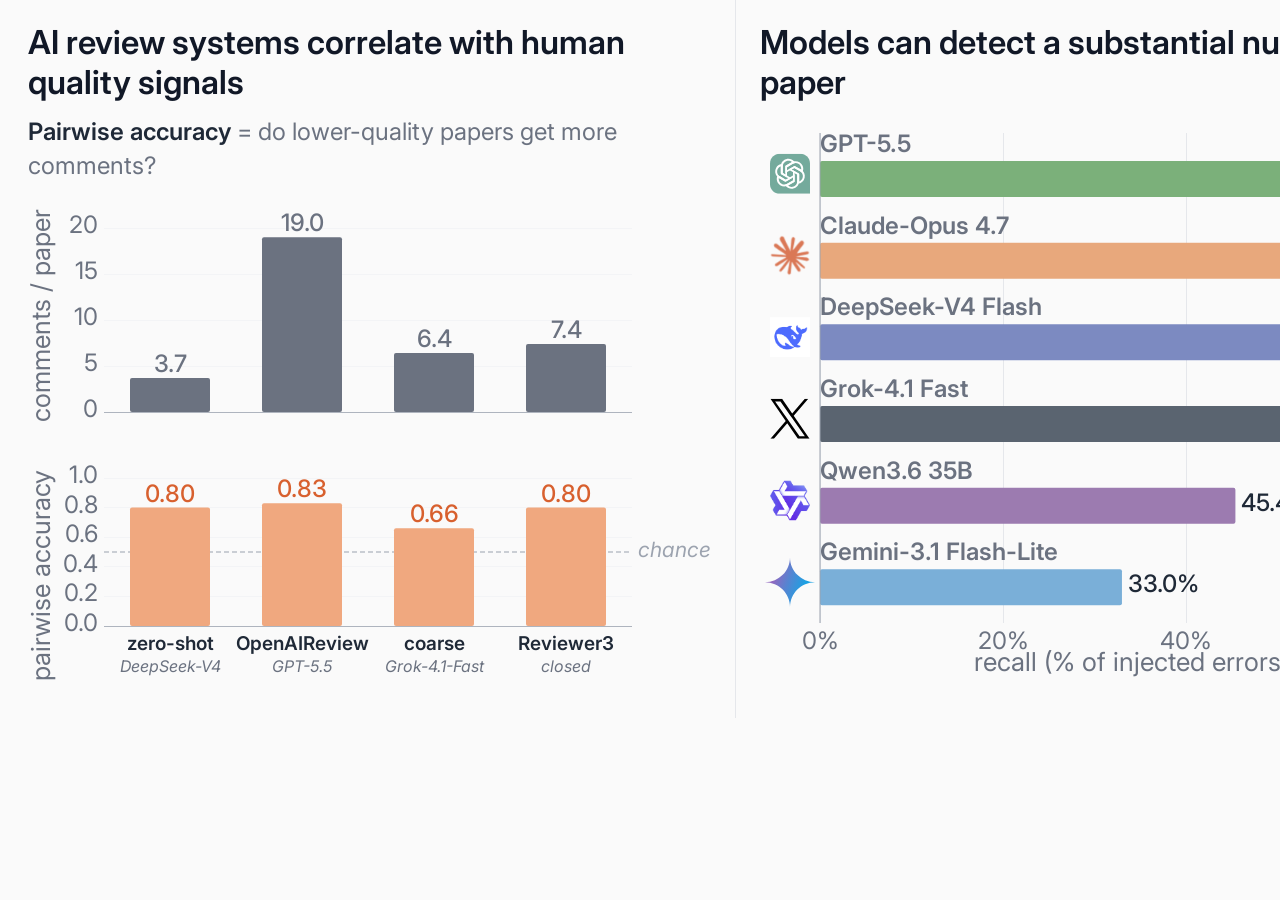
<file: assets/benchmark_overview/index.html>
<!doctype html>
<html lang="en">
<head>
<meta charset="utf-8">
<title>Figure 1 (Twitter announcement) — OpenAIReview</title>
<link rel="stylesheet" href="figure.css">
<link rel="preconnect" href="https://fonts.googleapis.com">
<link rel="preconnect" href="https://fonts.gstatic.com" crossorigin>
<link href="https://fonts.googleapis.com/css2?family=Inter:wght@400;500;600;700&family=Source+Serif+Pro:wght@400;600;700&display=swap" rel="stylesheet">
<style>
  /* Two-column landscape figure for the Twitter announcement thread.
     Reuses section 1 (left) and section 3 (right) from the EMNLP figure;
     the perturbation tiles (old section 2) are dropped. */
  @page { size: 16.7in 7.5in; margin: 0; }

  html, body {
    margin: 0; padding: 0;
    font-family: "Inter", "Source Sans Pro", system-ui, sans-serif;
    color: #1f2937;
    background: #fafafa;  /* the background of the blog page */
    -webkit-print-color-adjust: exact;
    print-color-adjust: exact;
  }
  .figure-root {
    width: 1600px; height: 718px;
    box-sizing: border-box;
    overflow: hidden;
  }
  .serif {
    font-family: "Source Serif Pro", "Charter", "Iowan Old Style", Georgia, serif;
  }
  .col-rule { border-color: #e5e7eb; }

  :root {
    --c-accepted: #4b5563;
    --c-rejected: #d8602e;
    --c-auc:      #f0a87f;   /* lighter orange bars for accuracy */
    --c-auc-lbl:  #d8602e;   /* bolder orange for accuracy value labels */
    --c-vol:      #6b7280;   /* grey bars for comments */
    --chance:     #9ca3af;
    --rule: #d1d5db;
  }

  .axis-label  { font-size: 26px; fill: #6b7280; }
  .axis-tick   { font-size: 24px; fill: #6b7280; }
  .bar-label   { font-size: 24px; font-weight: 500; }
  .group-label { font-size: 19px; fill: #1f2937; font-weight: 600; }
  .model-sub   { font-size: 16px; fill: #6b7280; font-style: italic; }
  .legend-text { font-size: 17px; fill: #374151; }
  .chance-label{ font-size: 21px; fill: #9ca3af; font-style: italic; }

  .h-title {
    font-size: 33px; font-weight: 600; line-height: 1.22; color: #111827;
  }
  .h-def {
    font-size: 24px; line-height: 1.45; color: #6b7280;
    margin-top: 12px;
  }
  .h-def strong { color: #1f2937; font-weight: 600; }
</style>
</head>
<body>

<div class="figure-root flex">

  <!-- ============== LEFT COLUMN: section 1 ============== -->
  <div class="flex-none pl-7 pr-3 py-5 border-r col-rule" style="width:736px">
    <h1 class="h-title mt-0.5">AI review systems correlate with human quality signals</h1>
    <p class="h-def">
      <strong>Pairwise accuracy</strong> = do lower-quality papers get more comments?
    </p>

    <!-- Section 1: pairwise accuracy + mean comments per (method, best-model),
         shown as two stacked plots that share the same x-axis (method groups). -->
    <div class="mt-4">
      <svg id="chart-comments" width="700" height="230" viewBox="0 0 700 230"></svg>
      <svg id="chart-acc"      width="700" height="250" viewBox="0 0 700 250" style="margin-top:20px"></svg>
    </div>
  </div>

  <!-- ============== RIGHT COLUMN: section 3 ============== -->
  <div class="flex-none px-6 py-5" style="width:864px">
    <h1 class="h-title mt-0.5">Models can detect a substantial number of errors in a paper</h1>

    <!-- Section 3: recall by backend -->
    <div class="mt-4">
      <svg id="chart-recall" width="808" height="560" viewBox="0 0 808 560"></svg>
    </div>
  </div>

</div>

<script src="data.js"></script>
<script>
function loadData() { return Promise.resolve(window.__FIGURE_DATA); }
function el(tag, attrs={}, text=undefined) {
  const e = document.createElementNS("http://www.w3.org/2000/svg", tag);
  for (const [k,v] of Object.entries(attrs)) e.setAttribute(k, v);
  if (text !== undefined) e.textContent = text;
  return e;
}
function clear(svg) { while (svg.firstChild) svg.removeChild(svg.firstChild); }

// ---------------- Section 1b: pairwise accuracy bars (lower plot) ----------------
// Owns the shared x-axis labels (method name + model italic).
function drawAccuracy(svg, rows) {
  clear(svg);
  const W = +svg.getAttribute("width"), H = +svg.getAttribute("height");
  const margin = { top: 28, right: 96, bottom: 74, left: 76 };
  const innerW = W - margin.left - margin.right;
  const innerH = H - margin.top - margin.bottom;
  const baseY = margin.top + innerH;
  const yAuc = v => baseY - v * innerH;

  // Gridlines + y-axis ticks
  for (const t of [0, 0.2, 0.4, 0.6, 0.8, 1.0]) {
    svg.appendChild(el("line", {
      x1: margin.left, x2: W - margin.right, y1: yAuc(t), y2: yAuc(t),
      stroke: t === 0 ? "#9ca3af" : "#eef0f3", "stroke-width": t === 0 ? 0.8 : 0.6,
      "shape-rendering": "crispEdges",
    }));
    svg.appendChild(el("text", {
      x: margin.left - 6, y: yAuc(t) + 5, "text-anchor": "end", class: "axis-tick",
    }, t.toFixed(1)));
  }

  // Y-axis label (rotated); center on the full svg height so the long text
  // can't clip past the plot area.
  svg.appendChild(el("text", {
    x: 22, y: H/2,
    transform: `rotate(-90 22 ${H/2})`,
    "text-anchor": "middle", class: "axis-label",
  }, "pairwise accuracy"));

  // Chance line at AUC=0.5; label sits in the right margin (outside the plot
   // area) so it can't be occluded by bars.
  svg.appendChild(el("line", {
    x1: margin.left, x2: W - margin.right, y1: yAuc(0.5), y2: yAuc(0.5),
    stroke: "var(--chance)", "stroke-width": 1.2, "stroke-dasharray": "5 3",
  }));
  svg.appendChild(el("text", {
    x: W - margin.right + 6, y: yAuc(0.5) + 5, "text-anchor": "start", class: "chance-label",
  }, "chance"));

  // Bars
  const groupW = innerW / rows.length;
  const barW = 80;
  rows.forEach((row, i) => {
    const cx = margin.left + groupW * i + groupW/2;
    const xB = cx - barW/2;
    const yT = yAuc(row.auc);
    svg.appendChild(el("rect", {
      x: xB, y: yT, width: barW, height: baseY - yT,
      fill: "var(--c-auc)", rx: 2,
    }));
    svg.appendChild(el("text", {
      x: cx, y: yT - 6, "text-anchor": "middle", class: "bar-label",
      fill: "var(--c-auc-lbl)", "font-weight": "600",
    }, row.auc.toFixed(2)));

    // Shared x-axis labels for the section 1 pair: method on top, model italic below.
    svg.appendChild(el("text", {
      x: cx, y: baseY + 24, "text-anchor": "middle", class: "group-label",
    }, row.method));
    svg.appendChild(el("text", {
      x: cx, y: baseY + 46, "text-anchor": "middle", class: "model-sub",
    }, row.model));
  });
}

// ---------------- Section 1a: mean-comments bars (upper plot) ----------------
// No x-axis labels here; the lower accuracy chart owns the shared x-axis.
function drawComments(svg, rows) {
  clear(svg);
  const W = +svg.getAttribute("width"), H = +svg.getAttribute("height");
  const margin = { top: 28, right: 96, bottom: 18, left: 76 };
  const innerW = W - margin.left - margin.right;
  const innerH = H - margin.top - margin.bottom;
  const baseY = margin.top + innerH;
  const cMax = Math.max(20, Math.ceil(Math.max(...rows.map(r => r.mean_comments)) / 5) * 5);
  const yC = v => baseY - (v / cMax) * innerH;

  // Gridlines + y-axis ticks
  const ticks = cMax <= 20 ? [0, 5, 10, 15, 20] : [0, 5, 10, 15, 20, cMax];
  for (const t of ticks) {
    svg.appendChild(el("line", {
      x1: margin.left, x2: W - margin.right, y1: yC(t), y2: yC(t),
      stroke: t === 0 ? "#9ca3af" : "#eef0f3", "stroke-width": t === 0 ? 0.8 : 0.6,
      "shape-rendering": "crispEdges",
    }));
    svg.appendChild(el("text", {
      x: margin.left - 6, y: yC(t) + 5, "text-anchor": "end", class: "axis-tick",
    }, t.toString()));
  }

  // Y-axis label; center on the full svg height (see note in drawAccuracy).
  svg.appendChild(el("text", {
    x: 22, y: H/2,
    transform: `rotate(-90 22 ${H/2})`,
    "text-anchor": "middle", class: "axis-label",
  }, "comments / paper"));

  // Bars + shared x-axis labels (method name + model italic)
  const groupW = innerW / rows.length;
  const barW = 80;
  rows.forEach((row, i) => {
    const cx = margin.left + groupW * i + groupW/2;
    const xB = cx - barW/2;
    const yT = yC(row.mean_comments);
    svg.appendChild(el("rect", {
      x: xB, y: yT, width: barW, height: baseY - yT,
      fill: "var(--c-vol)", rx: 2,
    }));
    svg.appendChild(el("text", {
      x: cx, y: yT - 6, "text-anchor": "middle", class: "bar-label",
      fill: "var(--c-vol)", "font-weight": "600",
    }, row.mean_comments.toFixed(1)));
  });
}

// ---------------- Section 3: recall by model (horizontal) ----------------
function drawRecall(svg, recall) {
  clear(svg);
  const W = +svg.getAttribute("width"), H = +svg.getAttribute("height");
  const margin = { top: 14, right: 16, bottom: 56, left: 60 };
  const innerW = W - margin.left - margin.right;
  const innerH = H - margin.top - margin.bottom;
  const n = recall.length;
  const rowH = innerH / n;
  const labelH = 28;
  const barH = Math.min(rowH - labelH - 4, 36);
  const xMax = 80;
  const xToPx = v => margin.left + (v / xMax) * innerW;

  for (const t of [0, 20, 40, 60, 80]) {
    svg.appendChild(el("line", {
      x1: xToPx(t), x2: xToPx(t),
      y1: margin.top, y2: margin.top + innerH,
      stroke: "#e5e7eb", "stroke-width": 1, "shape-rendering": "crispEdges",
    }));
    svg.appendChild(el("text", {
      x: xToPx(t), y: margin.top + innerH + 26,
      "text-anchor": "middle", class: "axis-tick",
    }, t + "%"));
  }
  svg.appendChild(el("text", {
    x: margin.left + innerW/2, y: H - 8,
    "text-anchor": "middle", class: "axis-label",
  }, "recall (% of injected errors detected)"));

  const logoMap = [
    ["GPT",       "assets/model_logos/openai_icon.svg"],
    ["Claude",    "assets/model_logos/claude_icon.png"],
    ["Grok",      "assets/model_logos/xai.svg"],
    ["DeepSeek",  "assets/model_logos/deepseek.png"],
    ["Qwen",      "assets/model_logos/qwen.png"],
    ["Gemini",    "assets/model_logos/gemini_icon.svg"],
  ];
  function logoFor(name) {
    for (const [k, p] of logoMap) if (name.startsWith(k)) return p;
    return null;
  }

  recall.forEach((row, i) => {
    const slotY = margin.top + i * rowH;
    const labelY = slotY + 19;
    const barY = slotY + labelH;
    const logoPath = logoFor(row.short);
    const logoSize = row.short.startsWith("Gemini") ? 50 : 40;
    if (logoPath) {
      const logoY = slotY + (rowH - logoSize) / 2;
      const logoX = (margin.left - logoSize) / 2;
      const img = el("image", {
        x: Math.max(0, logoX), y: logoY,
        width: logoSize, height: logoSize,
        preserveAspectRatio: "xMidYMid meet",
      });
      img.setAttribute("href", logoPath);
      img.setAttributeNS("http://www.w3.org/1999/xlink", "xlink:href", logoPath);
      svg.appendChild(img);
    }
    svg.appendChild(el("text", {
      x: margin.left, y: labelY,
      "text-anchor": "start", class: "axis-tick",
      "font-size": "22", "font-weight": "600", fill: "#1f2937",
    }, row.short));
    svg.appendChild(el("rect", {
      x: margin.left, y: barY, width: xToPx(row.recall) - margin.left, height: barH,
      fill: row.color, rx: 2,
    }));
    svg.appendChild(el("text", {
      x: xToPx(row.recall) + 6, y: barY + barH/2 + 5,
      class: "bar-label", fill: "#1f2937",
    }, row.recall.toFixed(1) + "%"));
  });

  // y baseline
  svg.appendChild(el("line", {
    x1: margin.left, x2: margin.left,
    y1: margin.top, y2: margin.top + innerH,
    stroke: "#9ca3af", "stroke-width": 1,
  }));
}

// ---------------- Boot ----------------
loadData().then(d => {
  drawAccuracy(document.getElementById("chart-acc"),       d.outcomes_by_method);
  drawComments(document.getElementById("chart-comments"),  d.outcomes_by_method);
  drawRecall(document.getElementById("chart-recall"),      d.recall_by_model);
});
</script>

</body>
</html>
</file>
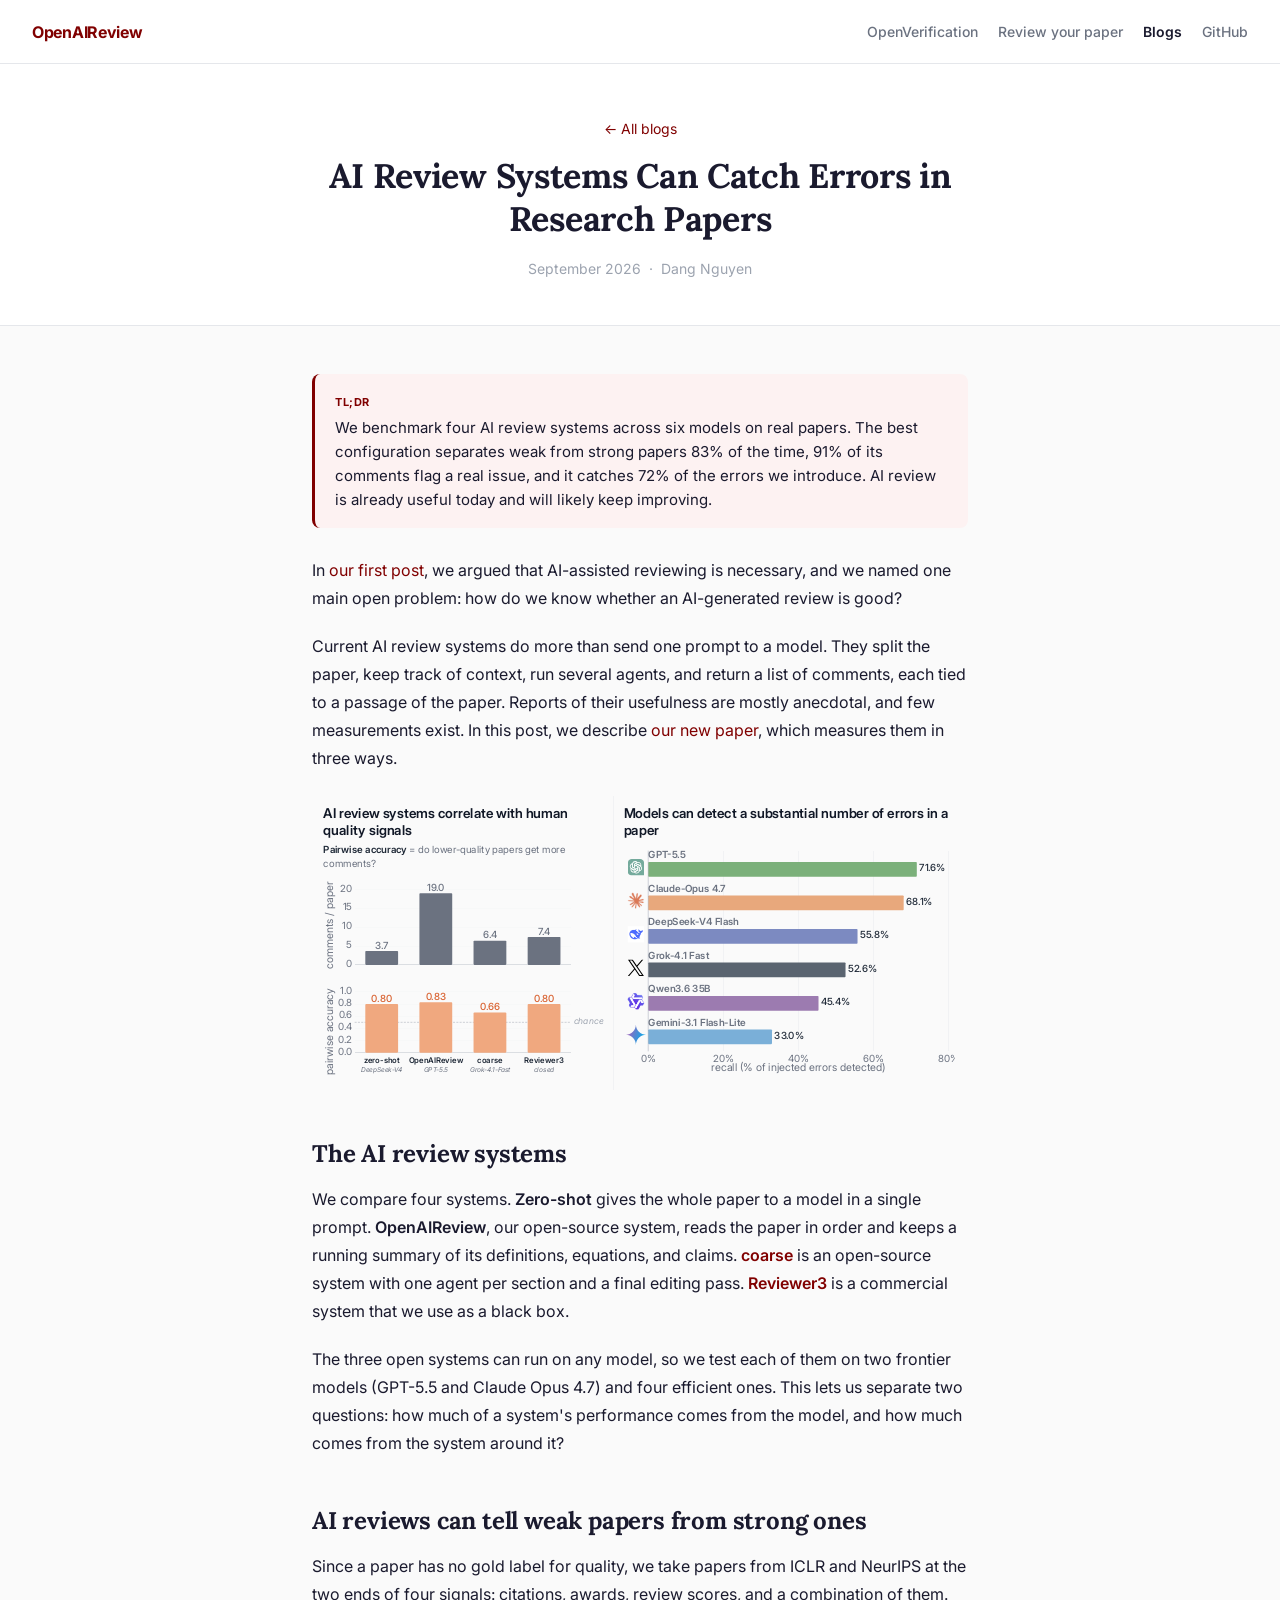
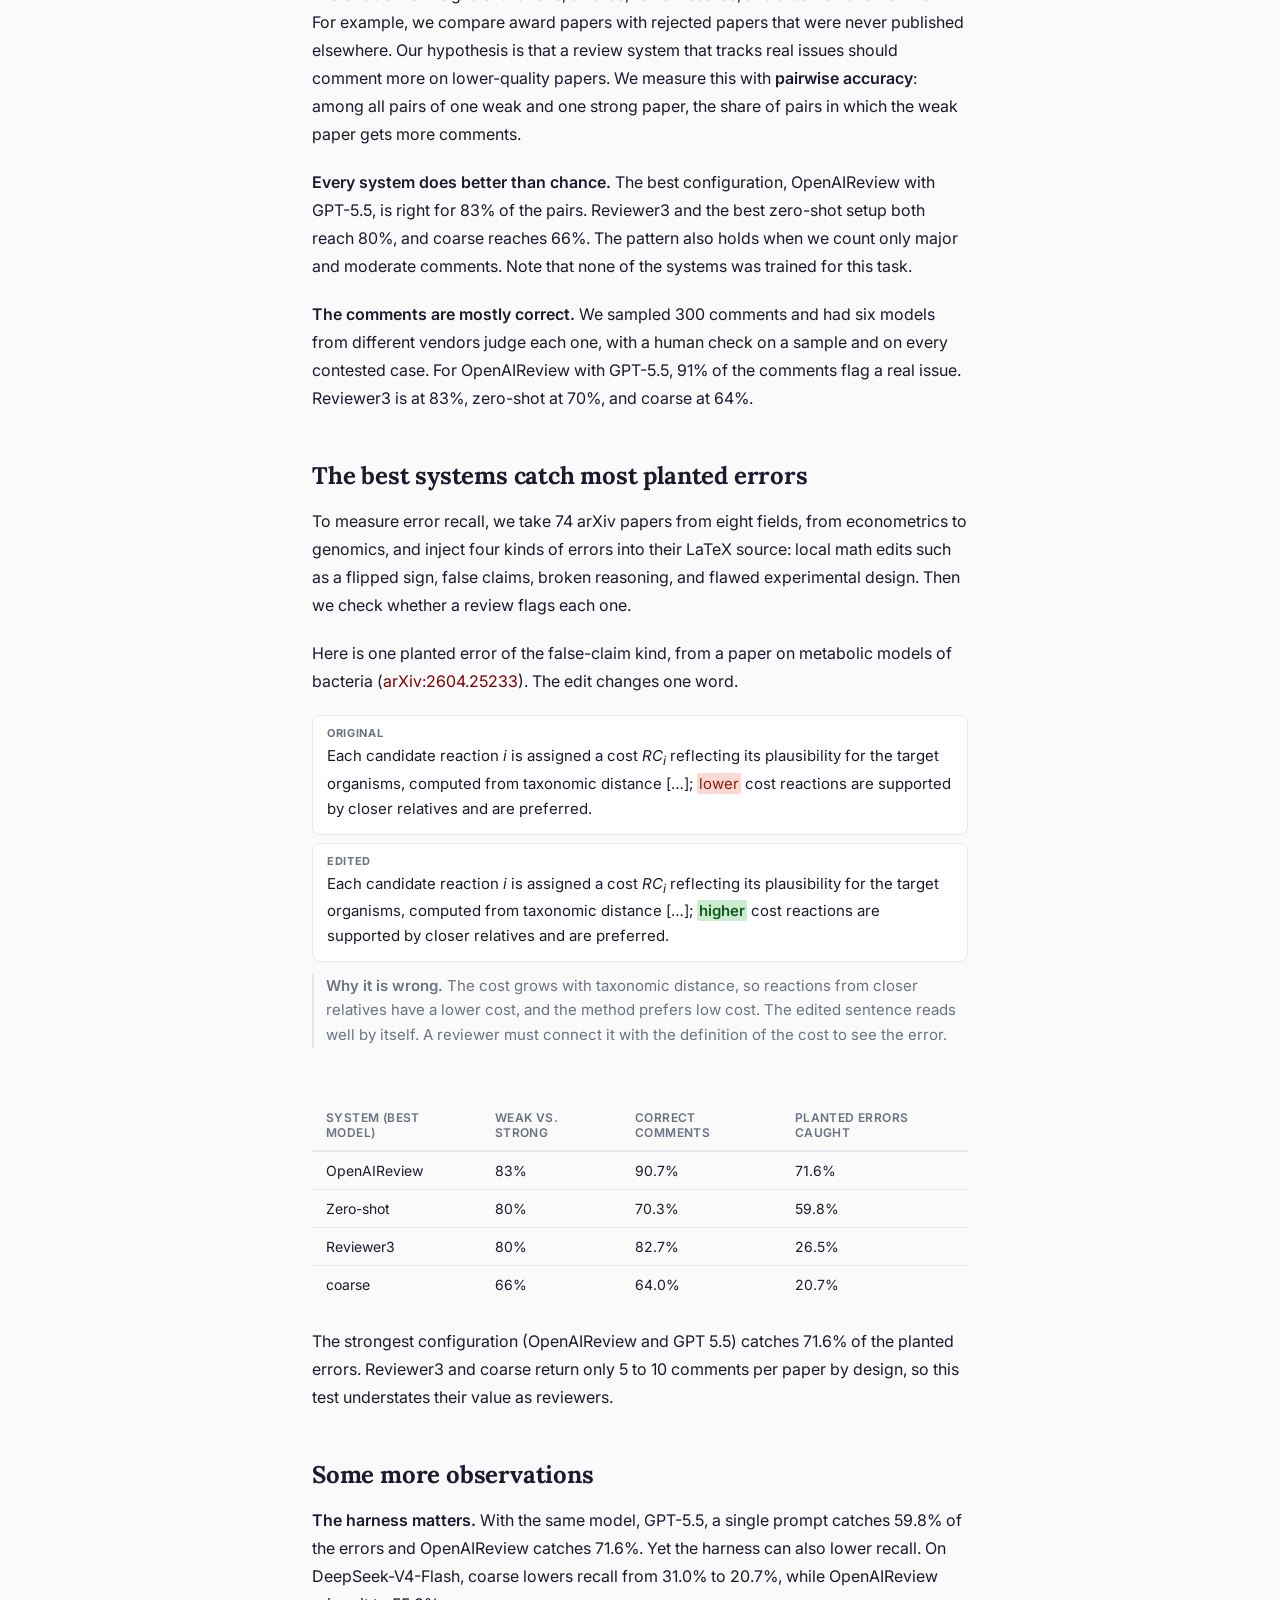
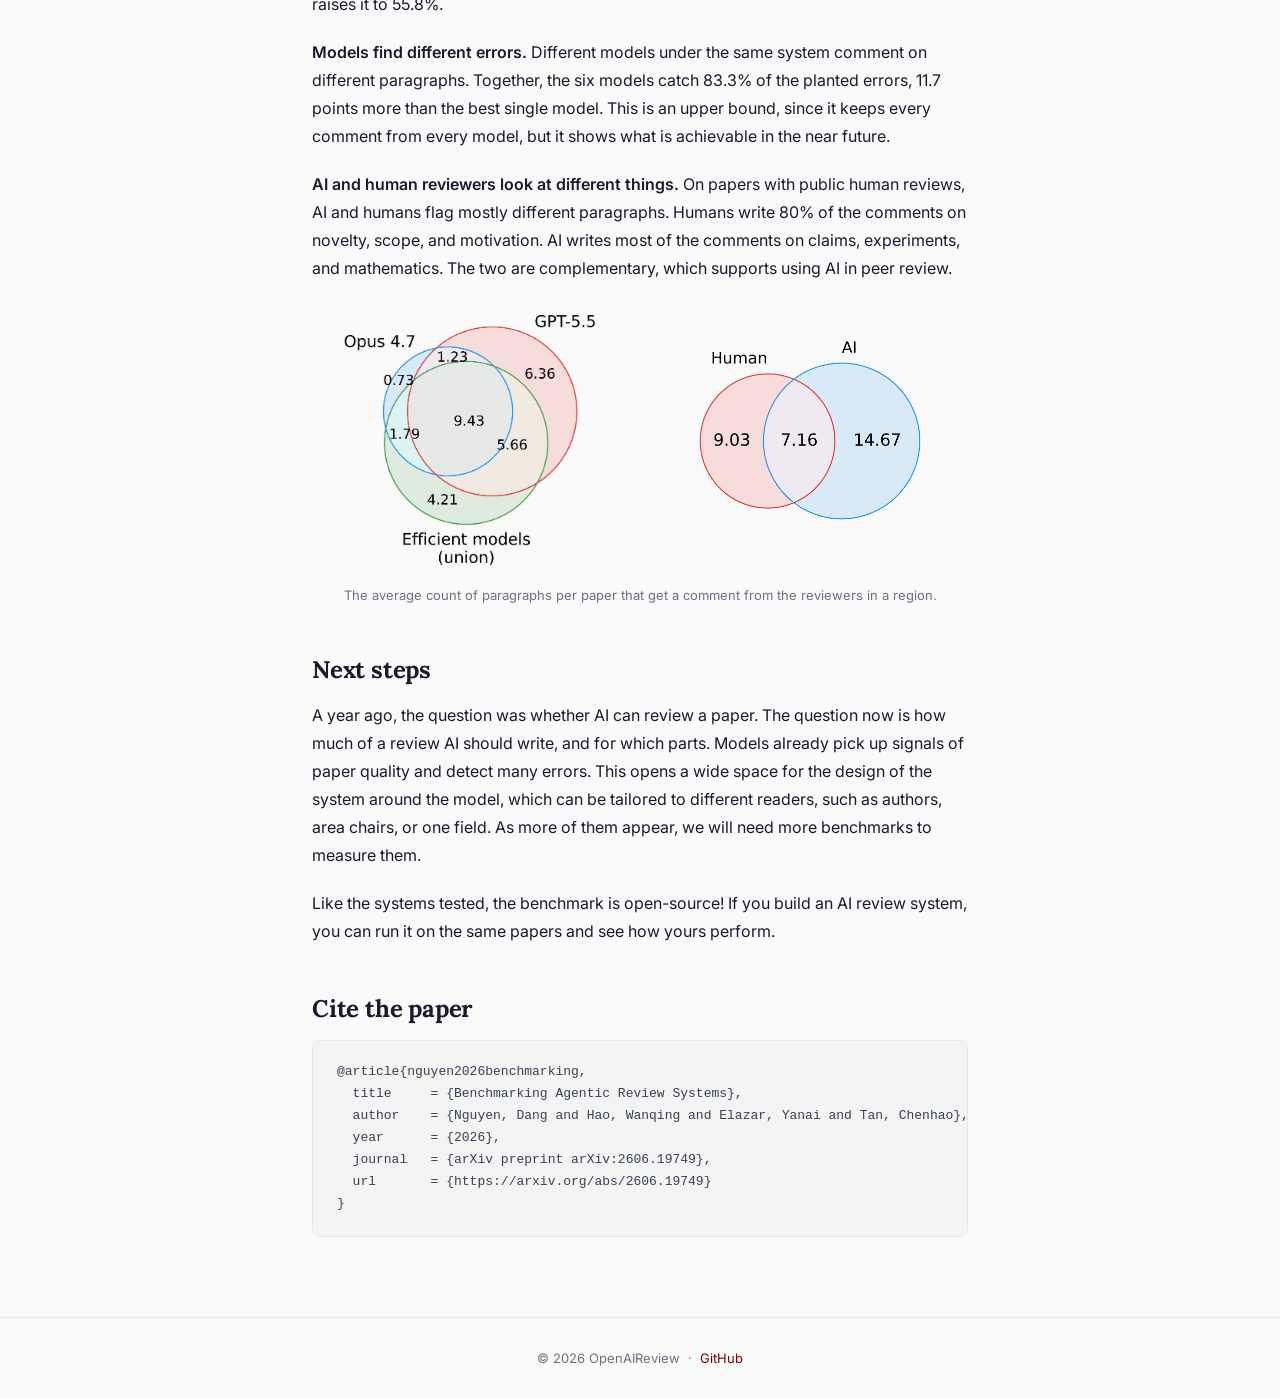
<file: benchmark.html>
<!DOCTYPE html>
<html lang="en">
<head>
<meta charset="UTF-8">
<meta name="viewport" content="width=device-width, initial-scale=1.0">
<title>AI Review Systems Can Catch Errors in Research Papers — OpenAIReview</title>
<meta name="description" content="We benchmark four AI review systems on real papers. The best one separates weak from strong papers 83% of the time, is right in 91% of its comments, and catches 72% of the errors we plant.">
<meta property="og:title" content="AI Review Systems Can Catch Errors in Research Papers">
<meta property="og:description" content="We benchmark four AI review systems on real papers. The best one separates weak from strong papers 83% of the time, is right in 91% of its comments, and catches 72% of the errors we plant.">
<meta property="og:url" content="https://openaireview.org/benchmark.html">
<meta property="og:image" content="https://openaireview.org/assets/benchmark_overview.png">
<meta property="og:type" content="article">
<meta name="twitter:card" content="summary_large_image">
<meta name="twitter:title" content="AI Review Systems Can Catch Errors in Research Papers">
<meta name="twitter:description" content="We benchmark four AI review systems on real papers. The best one separates weak from strong papers 83% of the time, is right in 91% of its comments, and catches 72% of the errors we plant.">
<!-- Google tag (gtag.js) -->
<script async src="https://www.googletagmanager.com/gtag/js?id=G-P2VZL2X4NX"></script>
<script>
  window.dataLayer = window.dataLayer || [];
  function gtag(){dataLayer.push(arguments);}
  gtag('js', new Date());
  gtag('config', 'G-P2VZL2X4NX');
</script>
<link rel="preconnect" href="https://fonts.googleapis.com">
<link rel="preconnect" href="https://fonts.gstatic.com" crossorigin>
<link href="https://fonts.googleapis.com/css2?family=Inter:wght@400;500;600;700;800&family=Lora:ital,wght@0,600;0,700;1,600&display=swap" rel="stylesheet">
<style>
:root {
  --bg: #fafafa;
  --surface: #ffffff;
  --border: #e5e7eb;
  --text: #1a1a2e;
  --text-secondary: #6b7280;
  --text-muted: #9ca3af;
  --accent: #800000;
  --accent-light: #fdf2f2;
  --accent-hover: #600000;
  --radius: 12px;
  --radius-sm: 8px;
  --shadow-sm: 0 1px 2px rgba(0,0,0,0.04);
  --shadow-md: 0 4px 6px -1px rgba(0,0,0,0.07), 0 2px 4px -2px rgba(0,0,0,0.05);
}

* { box-sizing: border-box; margin: 0; padding: 0; }

body {
  font-family: 'Inter', -apple-system, BlinkMacSystemFont, 'Segoe UI', Roboto, sans-serif;
  background: var(--bg);
  color: var(--text);
  -webkit-font-smoothing: antialiased;
}

a { color: var(--accent); text-decoration: none; }
a:hover { color: var(--accent-hover); }

/* Header */
.header {
  background: var(--surface);
  border-bottom: 1px solid var(--border);
  padding: 0 32px;
  height: 64px;
  display: flex;
  align-items: center;
  gap: 24px;
  position: sticky;
  top: 0;
  z-index: 100;
}
.header .logo {
  font-size: 16px;
  font-weight: 700;
  color: var(--accent);
  letter-spacing: -0.3px;
}
.header-links {
  margin-left: auto;
  display: flex;
  gap: 20px;
  font-size: 14px;
  font-weight: 500;
}
.header-links a { color: var(--text-secondary); transition: color 0.15s; }
.header-links a:hover { color: var(--text); }
.header-links a { white-space: nowrap; }
@media (max-width: 480px) { div.header-links { gap: 12px; font-size: 12px; } div.header-links a.home-link { display: none; } }
.header-links a.current { color: var(--text); font-weight: 600; }

/* Blog layout */
.blog-hero {
  background: var(--surface);
  border-bottom: 1px solid var(--border);
  padding: 56px 32px 48px;
  text-align: center;
}
.blog-hero h1 {
  font-family: 'Lora', Georgia, serif;
  font-size: 34px;
  font-weight: 700;
  letter-spacing: -0.3px;
  line-height: 1.25;
  max-width: 680px;
  margin: 0 auto 20px;
}
.blog-hero .byline {
  font-size: 14px;
  color: var(--text-muted);
}

.blog-body {
  max-width: 720px;
  margin: 0 auto;
  padding: 48px 32px 80px;
}

/* Prose */
.blog-body p {
  font-size: 16px;
  line-height: 1.75;
  color: var(--text);
  margin-bottom: 20px;
}
.blog-body h2 {
  font-family: 'Lora', Georgia, serif;
  font-size: 24px;
  font-weight: 700;
  letter-spacing: -0.2px;
  margin: 48px 0 16px;
  color: var(--text);
}
.blog-body strong { font-weight: 600; }
.blog-body ul, .blog-body ol {
  padding-left: 24px;
  margin-bottom: 20px;
}
.blog-body li {
  font-size: 16px;
  line-height: 1.75;
  margin-bottom: 8px;
}
.figure-frame {
  width: 100%;
  aspect-ratio: 1600 / 718;
  overflow: hidden;
  margin: 24px 0;
}
.figure-frame iframe { width: 1600px; height: 718px; border: 0; transform-origin: 0 0; display: block; }
.edit-example { display: flex; flex-direction: column; gap: 8px; margin: 20px 0 28px; }
.edit-panel { background: var(--surface); border: 1px solid var(--border); border-radius: var(--radius-sm); padding: 10px 14px 12px; }
.edit-panel h4 { font-size: 11px; letter-spacing: 0.06em; text-transform: uppercase; color: var(--text-secondary); margin: 0 0 4px; }
.blog-body .edit-example p { font-size: 15px; line-height: 1.65; margin: 0; }
.edit-example del { background: #fbd9d3; color: #8a1c10; text-decoration: none; border-radius: 2px; padding: 1px 2px; }
.edit-example ins { background: #cdeccf; color: #0f5a1e; text-decoration: none; font-weight: 600; border-radius: 2px; padding: 1px 2px; }
.blog-body .edit-example p.edit-why { color: var(--text-secondary); border-left: 2px solid var(--border); padding-left: 12px; margin-top: 4px; }
.venn-pair { display: flex; gap: 24px; align-items: center; margin: 24px 0 8px; }
.venn-pair figure { flex: 1; margin: 0; text-align: center; }
.blog-body .venn-pair img { width: 100%; max-width: 260px; border: 0; border-radius: 0; margin: 0 auto 8px; display: block; mix-blend-mode: multiply; }
.blog-body p.venn-note { font-size: 13px; line-height: 1.5; color: var(--text-secondary); }
.blog-body p.venn-note { text-align: center; margin-bottom: 28px; }
@media (max-width: 560px) { .venn-pair { flex-direction: column; align-items: center; } }
.blog-body img {
  width: 100%;
  border-radius: var(--radius);
  border: 1px solid var(--border);
  margin: 24px 0;
}

/* Table */
.blog-body table {
  width: 100%;
  border-collapse: collapse;
  font-size: 14px;
  margin: 24px 0;
}
.blog-body th {
  text-align: left;
  padding: 10px 14px;
  border-bottom: 2px solid var(--border);
  font-weight: 600;
  color: var(--text-secondary);
  font-size: 12px;
  text-transform: uppercase;
  letter-spacing: 0.4px;
}
.blog-body td {
  padding: 10px 14px;
  border-bottom: 1px solid var(--border);
}
.blog-body tr:last-child td { border-bottom: none; }
.blog-body tr:hover td { background: var(--accent-light); }

/* Example cards (shared with index.html) */
.examples-grid {
  display: grid;
  grid-template-columns: repeat(2, 1fr);
  gap: 16px;
  margin: 24px 0;
}
.example-card {
  background: var(--surface);
  border: 1px solid var(--border);
  border-radius: var(--radius);
  padding: 24px;
  transition: box-shadow 0.2s, border-color 0.2s, transform 0.15s;
  box-shadow: var(--shadow-sm);
  display: flex;
  flex-direction: column;
  text-decoration: none;
  color: inherit;
}
.example-card:hover {
  box-shadow: var(--shadow-md), inset 3px 0 0 var(--accent);
  border-color: #d1d5db;
  transform: translateY(-1px);
  color: inherit;
}
.example-card .card-field {
  font-size: 11px;
  font-weight: 600;
  text-transform: uppercase;
  letter-spacing: 0.5px;
  color: var(--accent);
  margin-bottom: 8px;
}
.example-card .card-title {
  font-size: 15px;
  font-weight: 600;
  line-height: 1.45;
  margin-bottom: 16px;
  flex: 1;
}
.example-card .card-meta {
  font-size: 12px;
  color: var(--text-secondary);
}
.count-row {
  display: flex;
  align-items: center;
  gap: 6px;
  margin-bottom: 14px;
  font-size: 11.5px;
  font-weight: 500;
}
.count-row .cr-label { color: var(--text-secondary); }
.count-row .cr-num { font-weight: 700; font-variant-numeric: tabular-nums; }
.count-row .cr-num.refine-num { color: #64748b; }
.count-row .cr-num.ai-num { color: var(--accent); }
.count-row .cr-sep { color: var(--text-muted); font-size: 14px; margin: 0 2px; }

/* Footer */
.footer {
  border-top: 1px solid var(--border);
  padding: 32px;
  text-align: center;
  font-size: 13px;
  color: var(--text-secondary);
}

@media (max-width: 768px) {
  .blog-hero h1 { font-size: 26px; }
  .examples-grid { grid-template-columns: 1fr; }
  .blog-body { padding: 32px 20px 60px; }
  .header { padding: 0 16px; }
}
</style>
</head>
<body>

<div class="header">
  <a class="logo" href="index.html">OpenAIReview</a>
  <div class="header-links">
    <a href="index.html" class="home-link">OpenVerification</a>
    <a href="reviewer.html">Review your paper</a>
    <a href="blogs.html" class="current">Blogs</a>
    <a href="https://github.com/ChicagoHAI/OpenAIReview" target="_blank">GitHub</a>
  </div>
</div>

<div class="blog-hero">
  <p class="byline" style="margin-bottom:18px;"><a href="blogs.html">&larr; All blogs</a></p>
  <h1>AI Review Systems Can Catch Errors in Research Papers</h1>
  <p class="byline">September 2026 &nbsp;&middot;&nbsp; Dang Nguyen</p>
</div>

<div class="blog-body">

<div style="background:var(--accent-light);border-left:3px solid var(--accent);border-radius:var(--radius-sm);padding:16px 20px;margin-bottom:28px;">
  <span style="font-size:11px;font-weight:700;text-transform:uppercase;letter-spacing:0.6px;color:var(--accent);">TL;DR</span>
  <p style="margin:6px 0 0;font-size:15px;line-height:1.6;">We benchmark four AI review systems across six models on real papers. The best configuration separates weak from strong papers 83% of the time, 91% of its comments flag a real issue, and it catches 72% of the errors we introduce. AI review is already useful today and will likely keep improving.</p>
</div>

<p>In <a href="blog.html">our first post</a>, we argued that AI-assisted reviewing is necessary, and we named one main open problem: how do we know whether an AI-generated review is good?</p>

<p>Current AI review systems do more than send one prompt to a model. They split the paper, keep track of context, run several agents, and return a list of comments, each tied to a passage of the paper. Reports of their usefulness are mostly anecdotal, and few measurements exist. In this post, we describe <a href="https://arxiv.org/abs/2606.19749" target="_blank">our new paper</a>, which measures them in three ways.</p>

<div class="figure-frame" id="overview-figure">
  <iframe src="assets/benchmark_overview/index.html" title="Overview of the benchmark: comment volume on weak and strong papers, the error injection procedure, and detection recall." scrolling="no"></iframe>
</div>
<noscript><img src="assets/benchmark_overview.png" alt="Overview of the benchmark: comment volume on weak and strong papers, the error injection procedure, and detection recall."></noscript>
<script>
// The figure is a page of fixed size (1600 by 718). Scale it to the width of the text column.
(() => {
  const frame = document.getElementById('overview-figure');
  const fit = () => { frame.firstElementChild.style.transform = `scale(${frame.clientWidth / 1600})`; };
  new ResizeObserver(fit).observe(frame);
  fit();
})();
</script>

<h2>The AI review systems</h2>

<p>We compare four systems. <strong>Zero-shot</strong> gives the whole paper to a model in a single prompt. <strong>OpenAIReview</strong>, our open-source system, reads the paper in order and keeps a running summary of its definitions, equations, and claims. <strong><a href="https://github.com/Davidvandijcke/coarse" target="_blank">coarse</a></strong> is an open-source system with one agent per section and a final editing pass. <strong><a href="https://reviewer3.com" target="_blank">Reviewer3</a></strong> is a commercial system that we use as a black box.</p>

<p>The three open systems can run on any model, so we test each of them on two frontier models (GPT-5.5 and Claude Opus 4.7) and four efficient ones. This lets us separate two questions: how much of a system's performance comes from the model, and how much comes from the system around it?</p>

<h2>AI reviews can tell weak papers from strong ones</h2>

<p>Since a paper has no gold label for quality, we take papers from ICLR and NeurIPS at the two ends of four signals: citations, awards, review scores, and a combination of them. For example, we compare award papers with rejected papers that were never published elsewhere. Our hypothesis is that a review system that tracks real issues should comment more on lower-quality papers. We measure this with <strong>pairwise accuracy</strong>: among all pairs of one weak and one strong paper, the share of pairs in which the weak paper gets more comments.</p>

<p><strong>Every system does better than chance.</strong> The best configuration, OpenAIReview with GPT-5.5, is right for 83% of the pairs. Reviewer3 and the best zero-shot setup both reach 80%, and coarse reaches 66%. The pattern also holds when we count only major and moderate comments. Note that none of the systems was trained for this task.</p>

<p><strong>The comments are mostly correct.</strong> We sampled 300 comments and had six models from different vendors judge each one, with a human check on a sample and on every contested case. For OpenAIReview with GPT-5.5, 91% of the comments flag a real issue. Reviewer3 is at 83%, zero-shot at 70%, and coarse at 64%.</p>

<h2>The best systems catch most planted errors</h2>

<p>To measure error recall, we take 74 arXiv papers from eight fields, from econometrics to genomics, and inject four kinds of errors into their LaTeX source: local math edits such as a flipped sign, false claims, broken reasoning, and flawed experimental design. Then we check whether a review flags each one.</p>

<p>Here is one planted error of the false-claim kind, from a paper on metabolic models of bacteria (<a href="https://arxiv.org/abs/2604.25233" target="_blank">arXiv:2604.25233</a>). The edit changes one word.</p>

<div class="edit-example">
  <div class="edit-panel">
    <h4>Original</h4>
    <p>Each candidate reaction <em>i</em> is assigned a cost <em>RC<sub>i</sub></em> reflecting its plausibility for the target organisms, computed from taxonomic distance [&hellip;]; <del>lower</del> cost reactions are supported by closer relatives and are preferred.</p>
  </div>
  <div class="edit-panel">
    <h4>Edited</h4>
    <p>Each candidate reaction <em>i</em> is assigned a cost <em>RC<sub>i</sub></em> reflecting its plausibility for the target organisms, computed from taxonomic distance [&hellip;]; <ins>higher</ins> cost reactions are supported by closer relatives and are preferred.</p>
  </div>
  <p class="edit-why"><strong>Why it is wrong.</strong> The cost grows with taxonomic distance, so reactions from closer relatives have a lower cost, and the method prefers low cost. The edited sentence reads well by itself. A reviewer must connect it with the definition of the cost to see the error.</p>
</div>

<div style="overflow-x:auto">
<table>
  <thead>
    <tr><th>System (best model)</th><th>Weak vs. strong</th><th>Correct comments</th><th>Planted errors caught</th></tr>
  </thead>
  <tbody>
    <tr><td>OpenAIReview</td><td>83%</td><td>90.7%</td><td>71.6%</td></tr>
    <tr><td>Zero-shot</td><td>80%</td><td>70.3%</td><td>59.8%</td></tr>
    <tr><td>Reviewer3</td><td>80%</td><td>82.7%</td><td>26.5%</td></tr>
    <tr><td>coarse</td><td>66%</td><td>64.0%</td><td>20.7%</td></tr>
  </tbody>
</table>
</div>

<p>The strongest configuration (OpenAIReview and GPT 5.5) catches 71.6% of the planted errors. Reviewer3 and coarse return only 5 to 10 comments per paper by design, so this test understates their value as reviewers.</p>

<h2>Some more observations</h2>

<p><strong>The harness matters.</strong> With the same model, GPT-5.5, a single prompt catches 59.8% of the errors and OpenAIReview catches 71.6%. Yet the harness can also lower recall. On DeepSeek-V4-Flash, coarse lowers recall from 31.0% to 20.7%, while OpenAIReview raises it to 55.8%.</p>

<p><strong>Models find different errors.</strong> Different models under the same system comment on different paragraphs. Together, the six models catch 83.3% of the planted errors, 11.7 points more than the best single model. This is an upper bound, since it keeps every comment from every model, but it shows what is achievable in the near future.</p>

<p><strong>AI and human reviewers look at different things.</strong> On papers with public human reviews, AI and humans flag mostly different paragraphs. Humans write 80% of the comments on novelty, scope, and motivation. AI writes most of the comments on claims, experiments, and mathematics. The two are complementary, which supports using AI in peer review.</p>

<div class="venn-pair">
  <figure>
    <img src="assets/benchmark_venn_models.png" alt="Venn diagram of the paragraphs that Claude Opus 4.7, GPT-5.5, and the efficient models comment on under OpenAIReview. 9.43 paragraphs are shared by all three.">
  </figure>
  <figure>
    <img src="assets/benchmark_venn_human_ai.png" alt="Venn diagram of the paragraphs that human reviewers and AI review systems comment on: 9.03 only human, 7.16 both, 14.67 only AI.">
  </figure>
</div>
<p class="venn-note">The average count of paragraphs per paper that get a comment from the reviewers in a region.</p>

<h2>Next steps</h2>

<p>A year ago, the question was whether AI can review a paper. The question now is how much of a review AI should write, and for which parts. Models already pick up signals of paper quality and detect many errors. This opens a wide space for the design of the system around the model, which can be tailored to different readers, such as authors, area chairs, or one field. As more of them appear, we will need more benchmarks to measure them.</p>

<p>Like the systems tested, the benchmark is open-source! If you build an AI review system, you can run it on the same papers and see how yours perform.</p>

<h2>Cite the paper</h2>

<pre style="background:#f4f4f5;border:1px solid var(--border);border-radius:var(--radius-sm);padding:20px 24px;font-size:13px;line-height:1.7;overflow-x:auto;color:#374151;font-family:'Courier New',Courier,monospace;">@article{nguyen2026benchmarking,
  title     = {Benchmarking Agentic Review Systems},
  author    = {Nguyen, Dang and Hao, Wanqing and Elazar, Yanai and Tan, Chenhao},
  year      = {2026},
  journal   = {arXiv preprint arXiv:2606.19749},
  url       = {https://arxiv.org/abs/2606.19749}
}</pre>

</div><!-- .blog-body -->

<div class="footer">
  <span>&copy; 2026 OpenAIReview &nbsp;&middot;&nbsp; <a href="https://github.com/ChicagoHAI/OpenAIReview" target="_blank">GitHub</a></span>
</div>
</body>
</html>
</file>
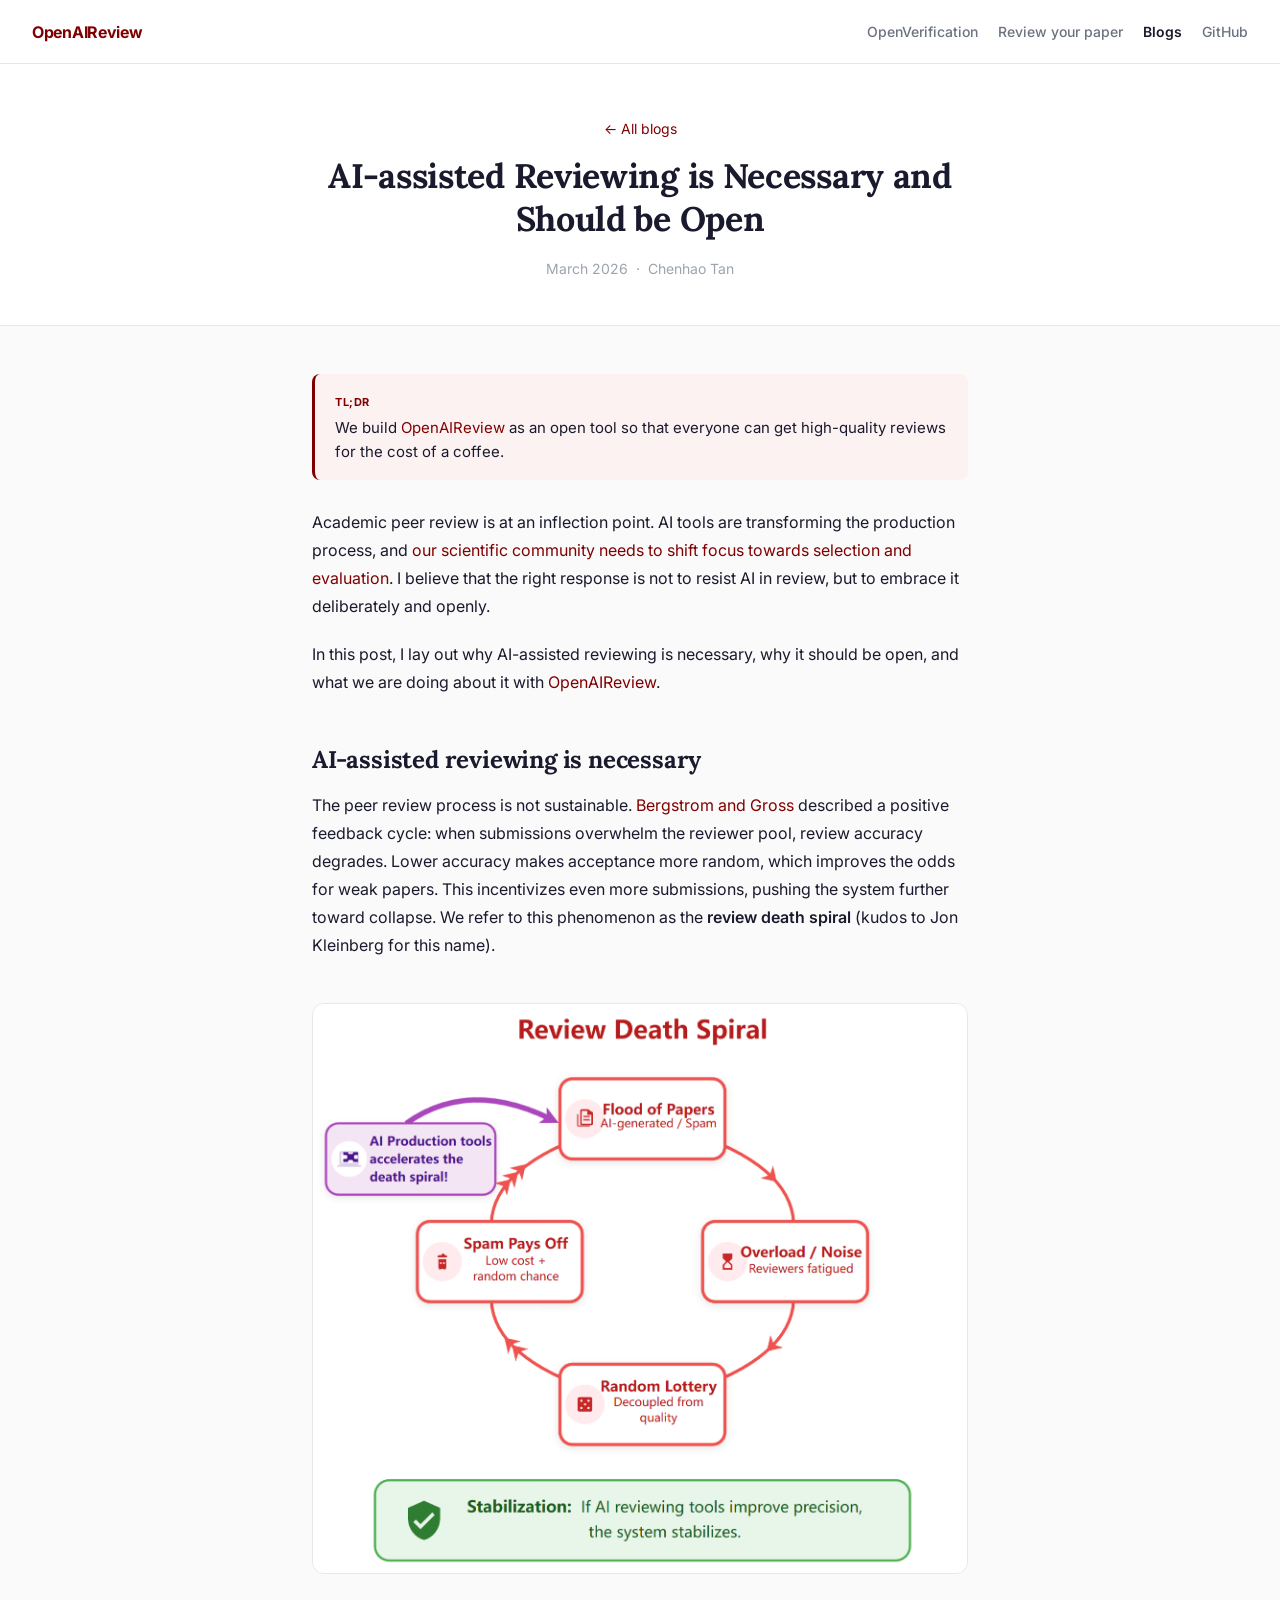
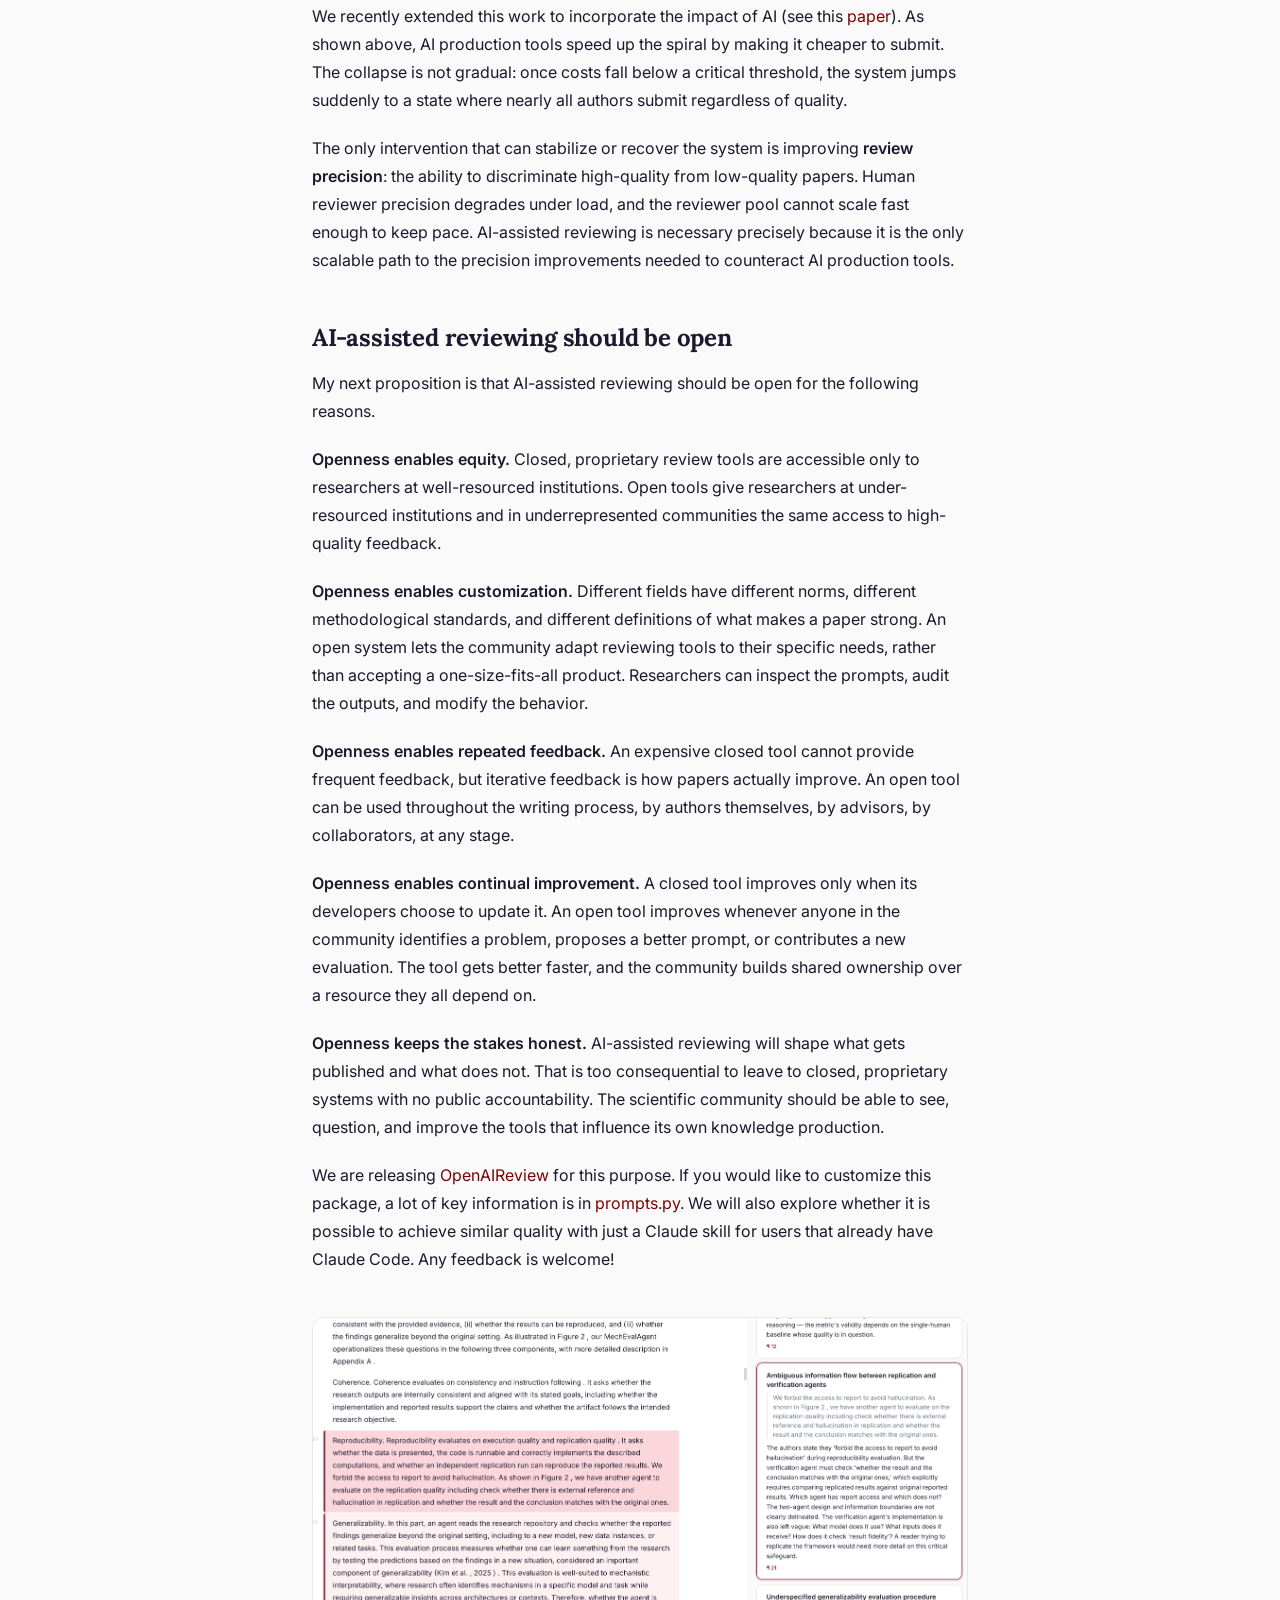
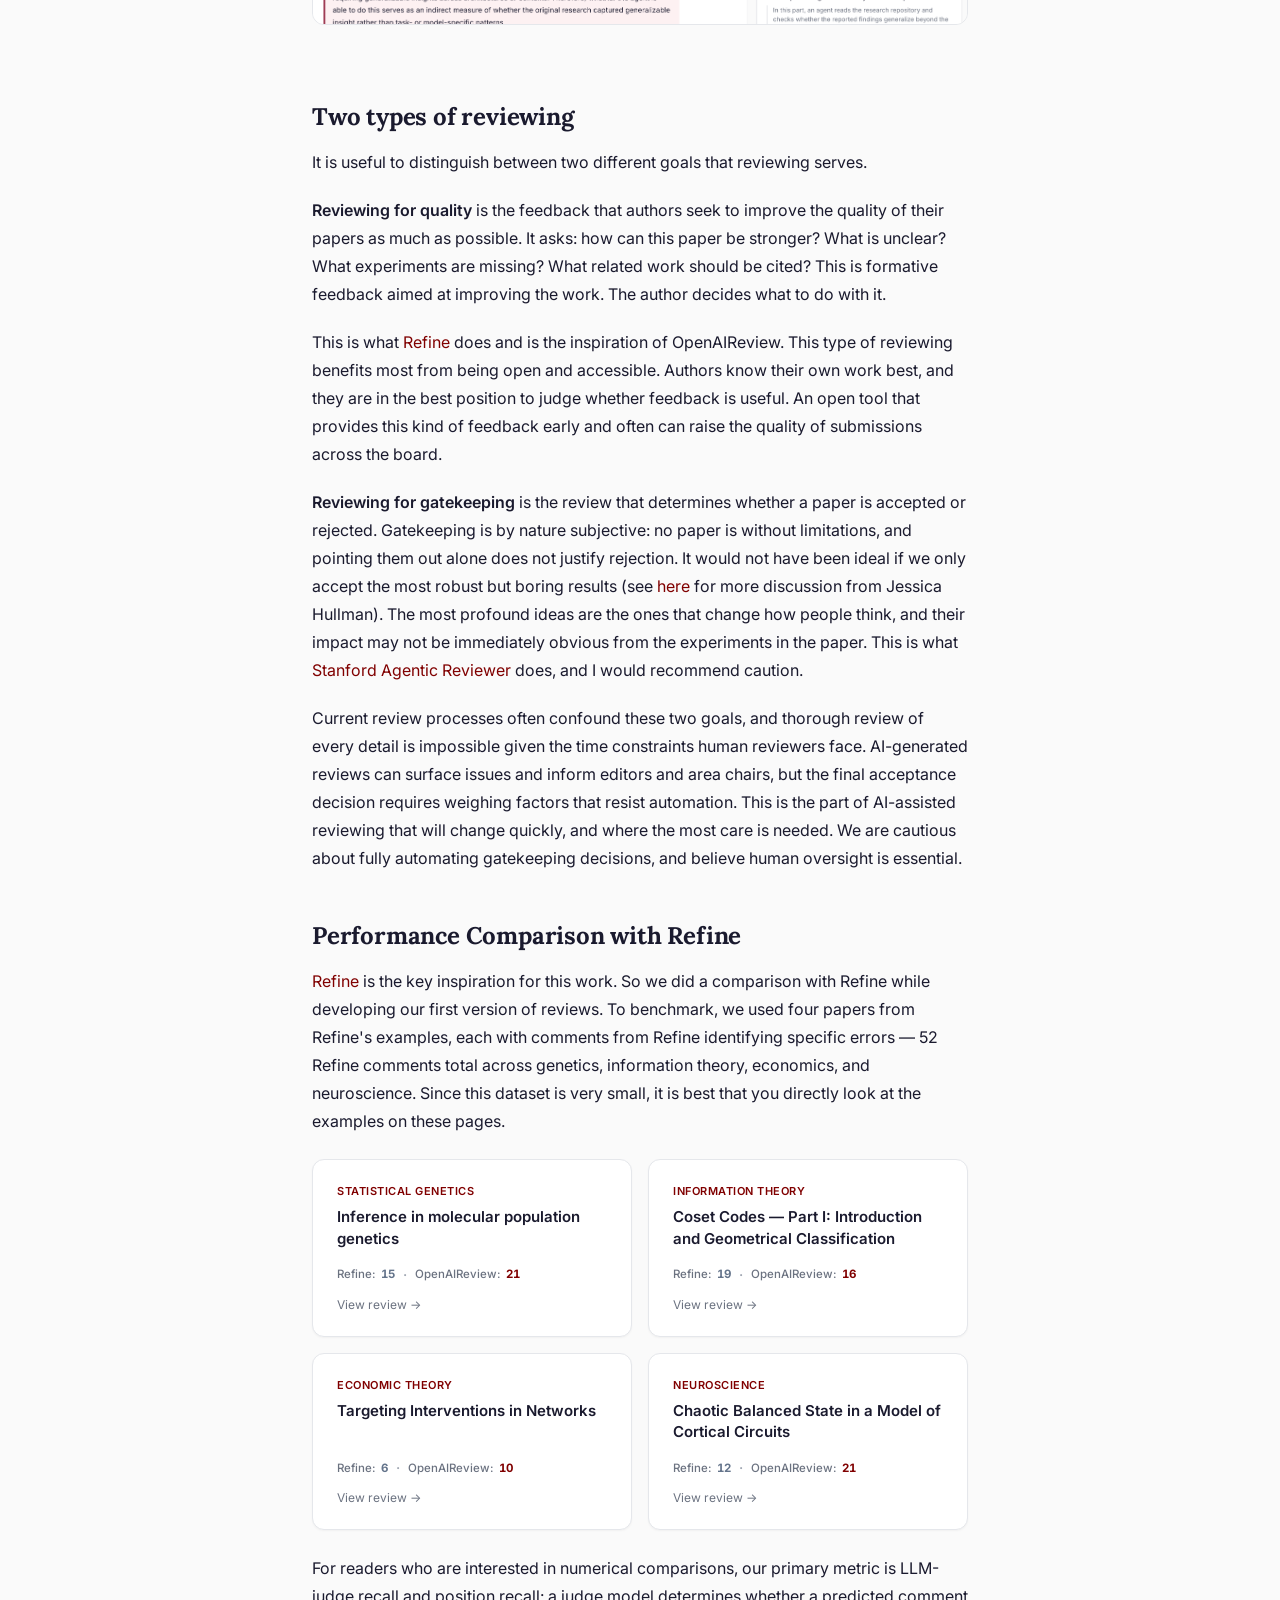
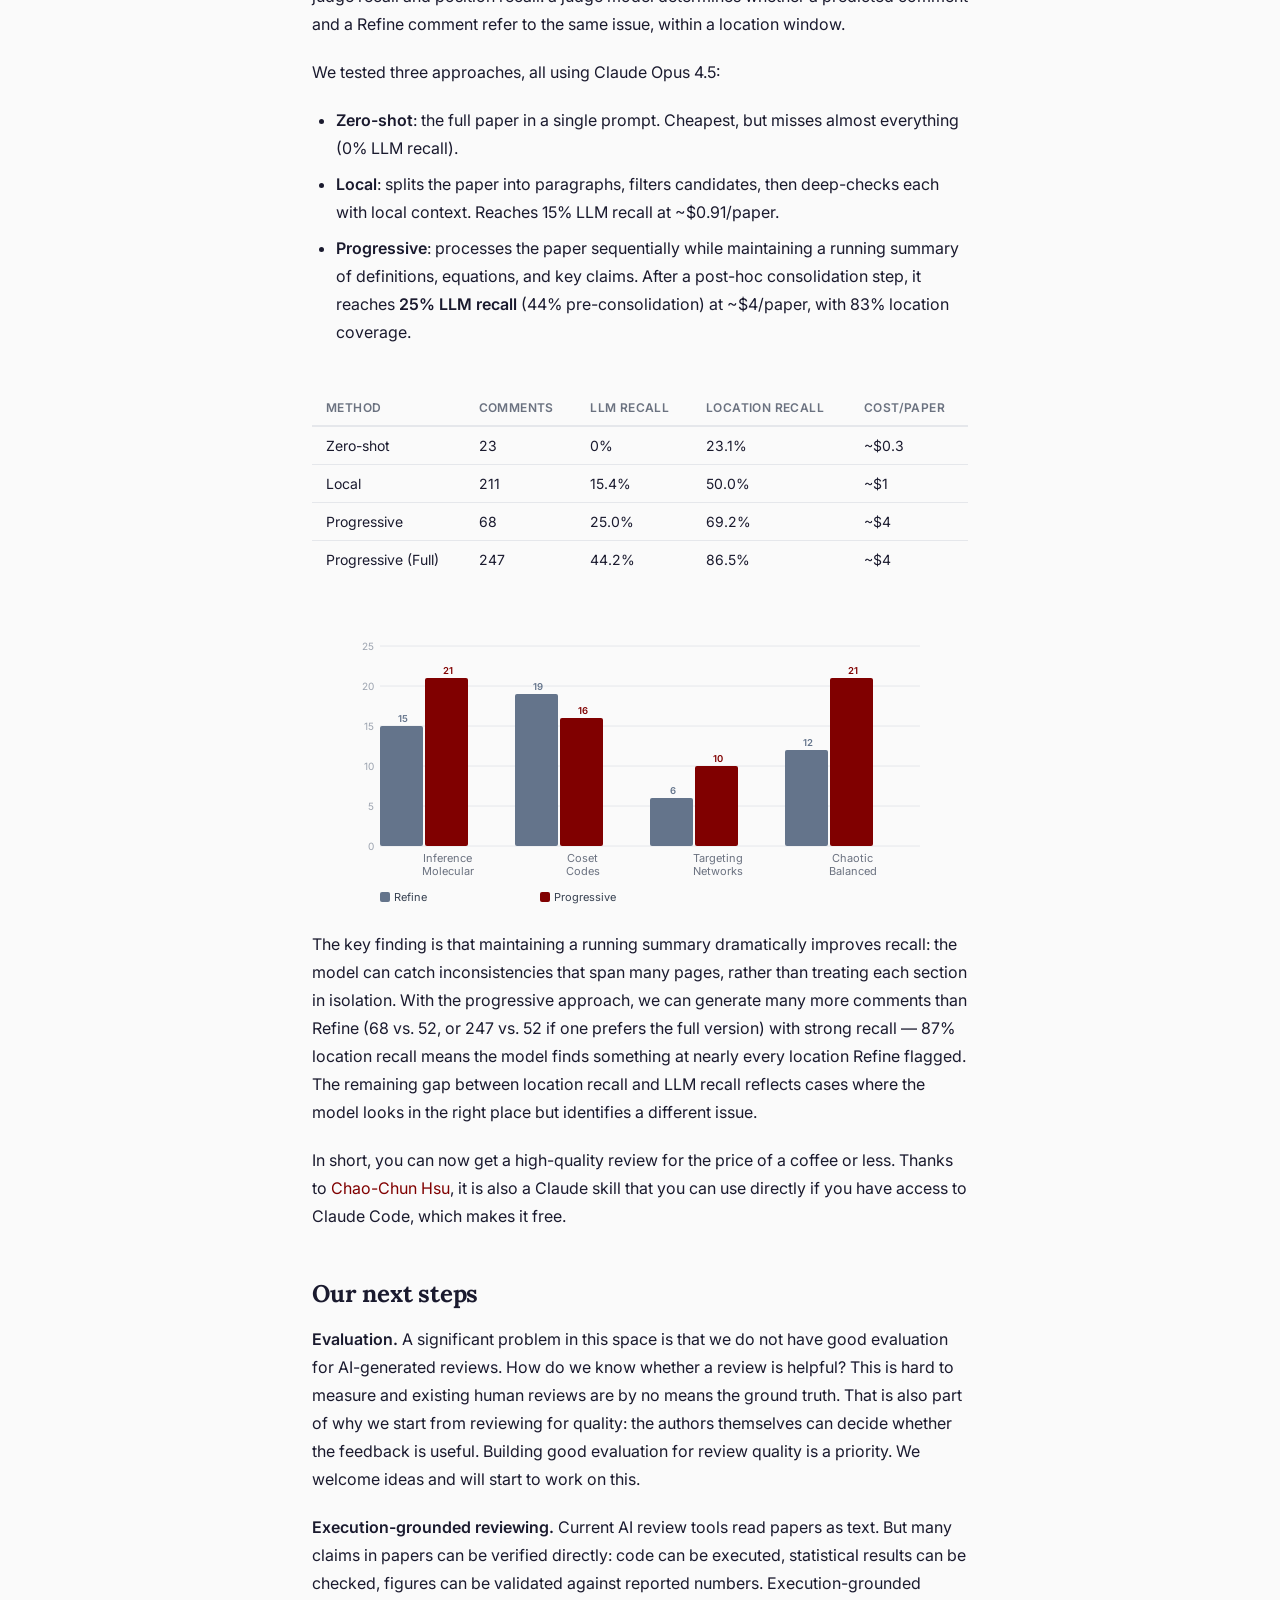
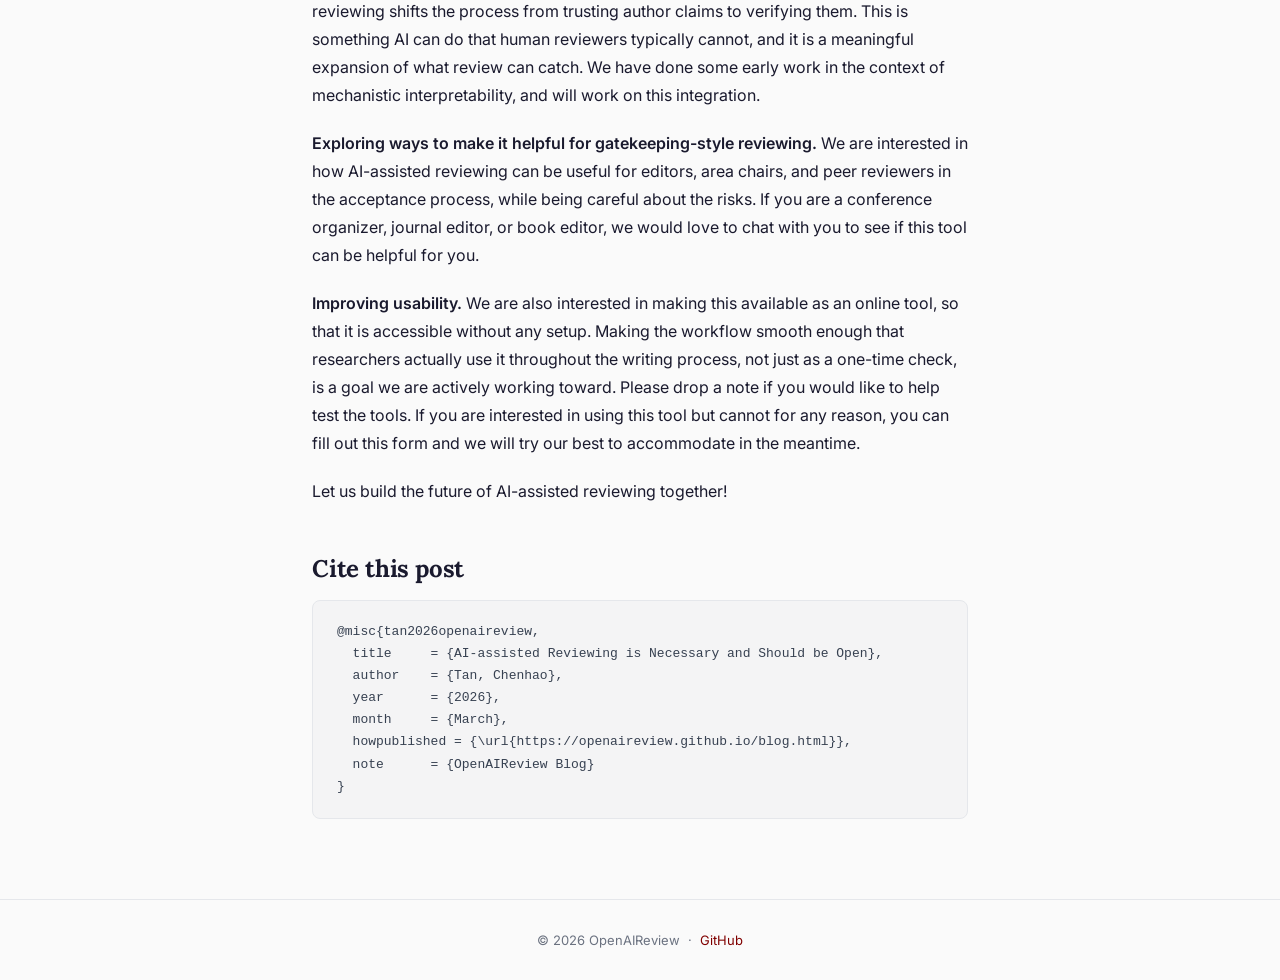
<file: blog.html>
<!DOCTYPE html>
<html lang="en">
<head>
<meta charset="UTF-8">
<meta name="viewport" content="width=device-width, initial-scale=1.0">
<title>AI-assisted Reviewing is Necessary and Should be Open — OpenAIReview</title>
<meta name="description" content="Peer review is facing a death spiral. AI production tools are speeding it up. AI-assisted reviewing is necessary and should be open.">
<meta property="og:title" content="AI-assisted Reviewing is Necessary and Should be Open">
<meta property="og:description" content="Peer review is facing a death spiral. AI production tools are speeding it up. AI-assisted reviewing is necessary and should be open.">
<meta property="og:image" content="https://openaireview.github.io/assets/review_death_spiral.png">
<meta property="og:url" content="https://openaireview.github.io/blog.html">
<meta property="og:type" content="article">
<meta name="twitter:card" content="summary_large_image">
<meta name="twitter:title" content="AI-assisted Reviewing is Necessary and Should be Open">
<meta name="twitter:description" content="Peer review is facing a death spiral. AI production tools are speeding it up. AI-assisted reviewing is necessary and should be open.">
<meta name="twitter:image" content="https://openaireview.github.io/assets/review_death_spiral.png">
<!-- Google tag (gtag.js) -->
<script async src="https://www.googletagmanager.com/gtag/js?id=G-P2VZL2X4NX"></script>
<script>
  window.dataLayer = window.dataLayer || [];
  function gtag(){dataLayer.push(arguments);}
  gtag('js', new Date());
  gtag('config', 'G-P2VZL2X4NX');
</script>
<link rel="preconnect" href="https://fonts.googleapis.com">
<link rel="preconnect" href="https://fonts.gstatic.com" crossorigin>
<link href="https://fonts.googleapis.com/css2?family=Inter:wght@400;500;600;700;800&family=Lora:ital,wght@0,600;0,700;1,600&display=swap" rel="stylesheet">
<style>
:root {
  --bg: #fafafa;
  --surface: #ffffff;
  --border: #e5e7eb;
  --text: #1a1a2e;
  --text-secondary: #6b7280;
  --text-muted: #9ca3af;
  --accent: #800000;
  --accent-light: #fdf2f2;
  --accent-hover: #600000;
  --radius: 12px;
  --radius-sm: 8px;
  --shadow-sm: 0 1px 2px rgba(0,0,0,0.04);
  --shadow-md: 0 4px 6px -1px rgba(0,0,0,0.07), 0 2px 4px -2px rgba(0,0,0,0.05);
}

* { box-sizing: border-box; margin: 0; padding: 0; }

body {
  font-family: 'Inter', -apple-system, BlinkMacSystemFont, 'Segoe UI', Roboto, sans-serif;
  background: var(--bg);
  color: var(--text);
  -webkit-font-smoothing: antialiased;
}

a { color: var(--accent); text-decoration: none; }
a:hover { color: var(--accent-hover); }

/* Header */
.header {
  background: var(--surface);
  border-bottom: 1px solid var(--border);
  padding: 0 32px;
  height: 64px;
  display: flex;
  align-items: center;
  gap: 24px;
  position: sticky;
  top: 0;
  z-index: 100;
}
.header .logo {
  font-size: 16px;
  font-weight: 700;
  color: var(--accent);
  letter-spacing: -0.3px;
}
.header-links {
  margin-left: auto;
  display: flex;
  gap: 20px;
  font-size: 14px;
  font-weight: 500;
}
.header-links a { color: var(--text-secondary); transition: color 0.15s; }
.header-links a:hover { color: var(--text); }
.header-links a { white-space: nowrap; }
@media (max-width: 480px) { div.header-links { gap: 12px; font-size: 12px; } div.header-links a.home-link { display: none; } }
.header-links a.current { color: var(--text); font-weight: 600; }

/* Blog layout */
.blog-hero {
  background: var(--surface);
  border-bottom: 1px solid var(--border);
  padding: 56px 32px 48px;
  text-align: center;
}
.blog-hero h1 {
  font-family: 'Lora', Georgia, serif;
  font-size: 34px;
  font-weight: 700;
  letter-spacing: -0.3px;
  line-height: 1.25;
  max-width: 680px;
  margin: 0 auto 20px;
}
.blog-hero .byline {
  font-size: 14px;
  color: var(--text-muted);
}

.blog-body {
  max-width: 720px;
  margin: 0 auto;
  padding: 48px 32px 80px;
}

/* Prose */
.blog-body p {
  font-size: 16px;
  line-height: 1.75;
  color: var(--text);
  margin-bottom: 20px;
}
.blog-body h2 {
  font-family: 'Lora', Georgia, serif;
  font-size: 24px;
  font-weight: 700;
  letter-spacing: -0.2px;
  margin: 48px 0 16px;
  color: var(--text);
}
.blog-body strong { font-weight: 600; }
.blog-body ul, .blog-body ol {
  padding-left: 24px;
  margin-bottom: 20px;
}
.blog-body li {
  font-size: 16px;
  line-height: 1.75;
  margin-bottom: 8px;
}
.blog-body img {
  width: 100%;
  border-radius: var(--radius);
  border: 1px solid var(--border);
  margin: 24px 0;
}

/* Table */
.blog-body table {
  width: 100%;
  border-collapse: collapse;
  font-size: 14px;
  margin: 24px 0;
}
.blog-body th {
  text-align: left;
  padding: 10px 14px;
  border-bottom: 2px solid var(--border);
  font-weight: 600;
  color: var(--text-secondary);
  font-size: 12px;
  text-transform: uppercase;
  letter-spacing: 0.4px;
}
.blog-body td {
  padding: 10px 14px;
  border-bottom: 1px solid var(--border);
}
.blog-body tr:last-child td { border-bottom: none; }
.blog-body tr:hover td { background: var(--accent-light); }

/* Example cards (shared with index.html) */
.examples-grid {
  display: grid;
  grid-template-columns: repeat(2, 1fr);
  gap: 16px;
  margin: 24px 0;
}
.example-card {
  background: var(--surface);
  border: 1px solid var(--border);
  border-radius: var(--radius);
  padding: 24px;
  transition: box-shadow 0.2s, border-color 0.2s, transform 0.15s;
  box-shadow: var(--shadow-sm);
  display: flex;
  flex-direction: column;
  text-decoration: none;
  color: inherit;
}
.example-card:hover {
  box-shadow: var(--shadow-md), inset 3px 0 0 var(--accent);
  border-color: #d1d5db;
  transform: translateY(-1px);
  color: inherit;
}
.example-card .card-field {
  font-size: 11px;
  font-weight: 600;
  text-transform: uppercase;
  letter-spacing: 0.5px;
  color: var(--accent);
  margin-bottom: 8px;
}
.example-card .card-title {
  font-size: 15px;
  font-weight: 600;
  line-height: 1.45;
  margin-bottom: 16px;
  flex: 1;
}
.example-card .card-meta {
  font-size: 12px;
  color: var(--text-secondary);
}
.count-row {
  display: flex;
  align-items: center;
  gap: 6px;
  margin-bottom: 14px;
  font-size: 11.5px;
  font-weight: 500;
}
.count-row .cr-label { color: var(--text-secondary); }
.count-row .cr-num { font-weight: 700; font-variant-numeric: tabular-nums; }
.count-row .cr-num.refine-num { color: #64748b; }
.count-row .cr-num.ai-num { color: var(--accent); }
.count-row .cr-sep { color: var(--text-muted); font-size: 14px; margin: 0 2px; }

/* Footer */
.footer {
  border-top: 1px solid var(--border);
  padding: 32px;
  text-align: center;
  font-size: 13px;
  color: var(--text-secondary);
}

@media (max-width: 768px) {
  .blog-hero h1 { font-size: 26px; }
  .examples-grid { grid-template-columns: 1fr; }
  .blog-body { padding: 32px 20px 60px; }
  .header { padding: 0 16px; }
}
</style>
</head>
<body>

<div class="header">
  <a class="logo" href="index.html">OpenAIReview</a>
  <div class="header-links">
    <a href="index.html" class="home-link">OpenVerification</a>
    <a href="reviewer.html">Review your paper</a>
    <a href="blogs.html" class="current">Blogs</a>
    <a href="https://github.com/ChicagoHAI/OpenAIReview" target="_blank">GitHub</a>
  </div>
</div>

<div class="blog-hero">
  <p class="byline" style="margin-bottom:18px;"><a href="blogs.html">&larr; All blogs</a></p>
  <h1>AI-assisted Reviewing is Necessary and Should be Open</h1>
  <p class="byline">March 2026 &nbsp;&middot;&nbsp; Chenhao Tan</p>
</div>

<div class="blog-body">

<div style="background:var(--accent-light);border-left:3px solid var(--accent);border-radius:var(--radius-sm);padding:16px 20px;margin-bottom:28px;">
  <span style="font-size:11px;font-weight:700;text-transform:uppercase;letter-spacing:0.6px;color:var(--accent);">TL;DR</span>
  <p style="margin:6px 0 0;font-size:15px;line-height:1.6;">We build <a href="reviewer.html">OpenAIReview</a> as an open tool so that everyone can get high-quality reviews for the cost of a coffee.</p>
</div>

<p>Academic peer review is at an inflection point. AI tools are transforming the production process, and <a href="https://cichicago.substack.com/p/the-mirage-of-autonomous-ai-scientists">our scientific community needs to shift focus towards selection and evaluation</a>. I believe that the right response is not to resist AI in review, but to embrace it deliberately and openly.</p>

<p>In this post, I lay out why AI-assisted reviewing is necessary, why it should be open, and what we are doing about it with <a href="reviewer.html">OpenAIReview</a>.</p>

<h2>AI-assisted reviewing is necessary</h2>

<p>The peer review process is not sustainable. <a href="https://arxiv.org/abs/2507.10734">Bergstrom and Gross</a> described a positive feedback cycle: when submissions overwhelm the reviewer pool, review accuracy degrades. Lower accuracy makes acceptance more random, which improves the odds for weak papers. This incentivizes even more submissions, pushing the system further toward collapse. We refer to this phenomenon as the <strong>review death spiral</strong> (kudos to Jon Kleinberg for this name).</p>

<img src="assets/review_death_spiral.png" alt="The review death spiral and the impact of AI tools">

<p>We recently extended this work to incorporate the impact of AI (see this <a href="assets/review-death-spiral.pdf">paper</a>). As shown above, AI production tools speed up the spiral by making it cheaper to submit. The collapse is not gradual: once costs fall below a critical threshold, the system jumps suddenly to a state where nearly all authors submit regardless of quality.</p>

<p>The only intervention that can stabilize or recover the system is improving <strong>review precision</strong>: the ability to discriminate high-quality from low-quality papers. Human reviewer precision degrades under load, and the reviewer pool cannot scale fast enough to keep pace. AI-assisted reviewing is necessary precisely because it is the only scalable path to the precision improvements needed to counteract AI production tools.</p>

<h2>AI-assisted reviewing should be open</h2>

<p>My next proposition is that AI-assisted reviewing should be open for the following reasons.</p>

<p><strong>Openness enables equity.</strong> Closed, proprietary review tools are accessible only to researchers at well-resourced institutions. Open tools give researchers at under-resourced institutions and in underrepresented communities the same access to high-quality feedback.</p>

<p><strong>Openness enables customization.</strong> Different fields have different norms, different methodological standards, and different definitions of what makes a paper strong. An open system lets the community adapt reviewing tools to their specific needs, rather than accepting a one-size-fits-all product. Researchers can inspect the prompts, audit the outputs, and modify the behavior.</p>

<p><strong>Openness enables repeated feedback.</strong> An expensive closed tool cannot provide frequent feedback, but iterative feedback is how papers actually improve. An open tool can be used throughout the writing process, by authors themselves, by advisors, by collaborators, at any stage.</p>

<p><strong>Openness enables continual improvement.</strong> A closed tool improves only when its developers choose to update it. An open tool improves whenever anyone in the community identifies a problem, proposes a better prompt, or contributes a new evaluation. The tool gets better faster, and the community builds shared ownership over a resource they all depend on.</p>

<p><strong>Openness keeps the stakes honest.</strong> AI-assisted reviewing will shape what gets published and what does not. That is too consequential to leave to closed, proprietary systems with no public accountability. The scientific community should be able to see, question, and improve the tools that influence its own knowledge production.</p>

<p>We are releasing <a href="reviewer.html">OpenAIReview</a> for this purpose. If you would like to customize this package, a lot of key information is in <a href="https://github.com/ChicagoHAI/OpenAIReview/blob/main/src/reviewer/prompts.py">prompts.py</a>. We will also explore whether it is possible to achieve similar quality with just a Claude skill for users that already have Claude Code. Any feedback is welcome!</p>

<img src="assets/example.png" alt="An example OpenAIReview output">

<h2>Two types of reviewing</h2>

<p>It is useful to distinguish between two different goals that reviewing serves.</p>

<p><strong>Reviewing for quality</strong> is the feedback that authors seek to improve the quality of their papers as much as possible. It asks: how can this paper be stronger? What is unclear? What experiments are missing? What related work should be cited? This is formative feedback aimed at improving the work. The author decides what to do with it.</p>

<p>This is what <a href="https://www.refine.ink/">Refine</a> does and is the inspiration of OpenAIReview. This type of reviewing benefits most from being open and accessible. Authors know their own work best, and they are in the best position to judge whether feedback is useful. An open tool that provides this kind of feedback early and often can raise the quality of submissions across the board.</p>

<p><strong>Reviewing for gatekeeping</strong> is the review that determines whether a paper is accepted or rejected. Gatekeeping is by nature subjective: no paper is without limitations, and pointing them out alone does not justify rejection. It would not have been ideal if we only accept the most robust but boring results (see <a href="https://jessicahullman.substack.com/p/living-the-metascience-dream-or-nightmare">here</a> for more discussion from Jessica Hullman). The most profound ideas are the ones that change how people think, and their impact may not be immediately obvious from the experiments in the paper. This is what <a href="https://paperreview.ai/">Stanford Agentic Reviewer</a> does, and I would recommend caution.</p>

<p>Current review processes often confound these two goals, and thorough review of every detail is impossible given the time constraints human reviewers face. AI-generated reviews can surface issues and inform editors and area chairs, but the final acceptance decision requires weighing factors that resist automation. This is the part of AI-assisted reviewing that will change quickly, and where the most care is needed. We are cautious about fully automating gatekeeping decisions, and believe human oversight is essential.</p>

<h2>Performance Comparison with Refine</h2>

<p><a href="https://www.refine.ink/">Refine</a> is the key inspiration for this work. So we did a comparison with Refine while developing our first version of reviews. To benchmark, we used four papers from Refine's examples, each with comments from Refine identifying specific errors &mdash; 52 Refine comments total across genetics, information theory, economics, and neuroscience. Since this dataset is very small, it is best that you directly look at the examples on these pages.</p>

<div class="examples-grid" id="blog-examples-grid"></div>

<p>For readers who are interested in numerical comparisons, our primary metric is LLM-judge recall and position recall: a judge model determines whether a predicted comment and a Refine comment refer to the same issue, within a location window.</p>

<p>We tested three approaches, all using Claude Opus 4.5:</p>
<ul>
  <li><strong>Zero-shot</strong>: the full paper in a single prompt. Cheapest, but misses almost everything (0% LLM recall).</li>
  <li><strong>Local</strong>: splits the paper into paragraphs, filters candidates, then deep-checks each with local context. Reaches 15% LLM recall at ~$0.91/paper.</li>
  <li><strong>Progressive</strong>: processes the paper sequentially while maintaining a running summary of definitions, equations, and key claims. After a post-hoc consolidation step, it reaches <strong>25% LLM recall</strong> (44% pre-consolidation) at ~$4/paper, with 83% location coverage.</li>
</ul>

<div style="overflow-x:auto">
<table>
  <thead>
    <tr><th>Method</th><th>Comments</th><th>LLM Recall</th><th>Location Recall</th><th>Cost/paper</th></tr>
  </thead>
  <tbody>
    <tr><td>Zero-shot</td><td>23</td><td>0%</td><td>23.1%</td><td>~$0.3</td></tr>
    <tr><td>Local</td><td>211</td><td>15.4%</td><td>50.0%</td><td>~$1</td></tr>
    <tr><td>Progressive</td><td>68</td><td>25.0%</td><td>69.2%</td><td>~$4</td></tr>
    <tr><td>Progressive (Full)</td><td>247</td><td>44.2%</td><td>86.5%</td><td>~$4</td></tr>
  </tbody>
</table>
</div>

<div id="blog-chart" style="margin:24px 0;"></div>

<p>The key finding is that maintaining a running summary dramatically improves recall: the model can catch inconsistencies that span many pages, rather than treating each section in isolation. With the progressive approach, we can generate many more comments than Refine (68 vs. 52, or 247 vs. 52 if one prefers the full version) with strong recall &mdash; 87% location recall means the model finds something at nearly every location Refine flagged. The remaining gap between location recall and LLM recall reflects cases where the model looks in the right place but identifies a different issue.</p>

<p>In short, you can now get a high-quality review for the price of a coffee or less. Thanks to <a href="https://chaochunhsu.github.io/">Chao-Chun Hsu</a>, it is also a Claude skill that you can use directly if you have access to Claude Code, which makes it free.</p>

<h2>Our next steps</h2>

<p><strong>Evaluation.</strong> A significant problem in this space is that we do not have good evaluation for AI-generated reviews. How do we know whether a review is helpful? This is hard to measure and existing human reviews are by no means the ground truth. That is also part of why we start from reviewing for quality: the authors themselves can decide whether the feedback is useful. Building good evaluation for review quality is a priority. We welcome ideas and will start to work on this.</p>

<p><strong>Execution-grounded reviewing.</strong> Current AI review tools read papers as text. But many claims in papers can be verified directly: code can be executed, statistical results can be checked, figures can be validated against reported numbers. Execution-grounded reviewing shifts the process from trusting author claims to verifying them. This is something AI can do that human reviewers typically cannot, and it is a meaningful expansion of what review can catch. We have done some early work in the context of mechanistic interpretability, and will work on this integration.</p>

<p><strong>Exploring ways to make it helpful for gatekeeping-style reviewing.</strong> We are interested in how AI-assisted reviewing can be useful for editors, area chairs, and peer reviewers in the acceptance process, while being careful about the risks. If you are a conference organizer, journal editor, or book editor, we would love to chat with you to see if this tool can be helpful for you.</p>

<p><strong>Improving usability.</strong> We are also interested in making this available as an online tool, so that it is accessible without any setup. Making the workflow smooth enough that researchers actually use it throughout the writing process, not just as a one-time check, is a goal we are actively working toward. Please drop a note if you would like to help test the tools. If you are interested in using this tool but cannot for any reason, you can fill out this form and we will try our best to accommodate in the meantime.</p>

<p>Let us build the future of AI-assisted reviewing together!</p>

<h2>Cite this post</h2>

<pre style="background:#f4f4f5;border:1px solid var(--border);border-radius:var(--radius-sm);padding:20px 24px;font-size:13px;line-height:1.7;overflow-x:auto;color:#374151;font-family:'Courier New',Courier,monospace;">@misc{tan2026openaireview,
  title     = {AI-assisted Reviewing is Necessary and Should be Open},
  author    = {Tan, Chenhao},
  year      = {2026},
  month     = {March},
  howpublished = {\url{https://openaireview.github.io/blog.html}},
  note      = {OpenAIReview Blog}
}</pre>

</div><!-- .blog-body -->

<div class="footer">
  <span>&copy; 2026 OpenAIReview &nbsp;&middot;&nbsp; <a href="https://github.com/ChicagoHAI/OpenAIReview" target="_blank">GitHub</a></span>
</div>

<script>
// Example cards with animated counts
(function() {
  const PAPERS = [
    { slug: "inference-molecular", title: "Inference in molecular population genetics", field: "Statistical Genetics", gt: 15, ai: 21 },
    { slug: "coset-codes", title: "Coset Codes \u2014 Part I: Introduction and Geometrical Classification", field: "Information Theory", gt: 19, ai: 16 },
    { slug: "targeting-interventions-networks", title: "Targeting Interventions in Networks", field: "Economic Theory", gt: 6, ai: 10 },
    { slug: "chaotic-balanced-state", title: "Chaotic Balanced State in a Model of Cortical Circuits", field: "Neuroscience", gt: 12, ai: 21 }
  ];
  function animateCount(el, target, duration) {
    const start = performance.now();
    (function step(now) {
      const progress = Math.min((now - start) / duration, 1);
      const ease = 1 - Math.pow(1 - progress, 3);
      el.textContent = Math.round(ease * target);
      if (progress < 1) requestAnimationFrame(step);
    })(start);
  }
  const grid = document.getElementById('blog-examples-grid');
  grid.innerHTML = PAPERS.map(p => `
    <a class="example-card" href="viz/index.html?paper=${p.slug}">
      <div class="card-field">${p.field}</div>
      <div class="card-title">${p.title}</div>
      <div class="count-row">
        <span class="cr-label">Refine:</span>
        <span class="cr-num refine-num" data-target="${p.gt}">0</span>
        <span class="cr-sep">&middot;</span>
        <span class="cr-label">OpenAIReview:</span>
        <span class="cr-num ai-num" data-target="${p.ai}">0</span>
      </div>
      <div class="card-meta">View review &rarr;</div>
    </a>
  `).join('');
  const observer = new IntersectionObserver((entries) => {
    entries.forEach(entry => {
      if (entry.isIntersecting) {
        entry.target.querySelectorAll('.cr-num').forEach(el => animateCount(el, parseInt(el.dataset.target), 900));
        observer.unobserve(entry.target);
      }
    });
  }, { threshold: 0.25 });
  grid.querySelectorAll('.example-card').forEach(card => observer.observe(card));
})();

// Bar chart
(function() {
  const papers = [
    { label: "Inference\nMolecular", refine: 15, prog: 21, full: 78 },
    { label: "Coset\nCodes",        refine: 19, prog: 16, full: 84 },
    { label: "Targeting\nNetworks", refine: 6,  prog: 10, full: 29 },
    { label: "Chaotic\nBalanced",   refine: 12, prog: 21, full: 56 }
  ];
  const series = [
    { key: "refine", label: "Refine",      color: "#64748b" },
    { key: "prog",   label: "Progressive", color: "#800000" }
  ];
  const W = 600, H = 280, ML = 40, MR = 20, MT = 20, MB = 60;
  const chartW = W - ML - MR, chartH = H - MT - MB;
  const yMax = 25;
  const groupW = chartW / papers.length;
  const barW = groupW / (series.length + 1);
  function x(pi, si) { return ML + pi * groupW + (si + 0.5) * barW; }
  function y(v) { return MT + chartH - (v / yMax) * chartH; }

  let svg = `<svg viewBox="0 0 ${W} ${H}" style="width:100%;max-width:${W}px;font-family:Inter,sans-serif;display:block;margin:0 auto;">`;
  for (let v = 0; v <= yMax; v += 5) {
    const yy = y(v);
    svg += `<line x1="${ML}" y1="${yy}" x2="${W - MR}" y2="${yy}" stroke="#e5e7eb" stroke-width="1"/>`;
    svg += `<text x="${ML - 6}" y="${yy + 4}" text-anchor="end" font-size="10" fill="#9ca3af">${v}</text>`;
  }
  papers.forEach((p, pi) => {
    series.forEach((s, si) => {
      const bx = x(pi, si), by = y(p[s.key]), bh = (p[s.key] / yMax) * chartH;
      svg += `<rect x="${bx - barW/2}" y="${by}" width="${barW - 2}" height="${bh}" fill="${s.color}" rx="2"/>`;
      svg += `<text x="${bx}" y="${by - 4}" text-anchor="middle" font-size="9.5" fill="${s.color}" font-weight="600">${p[s.key]}</text>`;
    });
    const lx = ML + pi * groupW + groupW / 2;
    p.label.split('\n').forEach((ln, li) => {
      svg += `<text x="${lx}" y="${MT + chartH + 16 + li * 13}" text-anchor="middle" font-size="11" fill="#6b7280">${ln}</text>`;
    });
  });
  series.forEach((s, i) => {
    const lx = ML + i * 160;
    svg += `<rect x="${lx}" y="${H - 14}" width="10" height="10" fill="${s.color}" rx="2"/>`;
    svg += `<text x="${lx + 14}" y="${H - 5}" font-size="11" fill="#374151">${s.label}</text>`;
  });
  svg += '</svg>';
  document.getElementById('blog-chart').innerHTML = svg;
})();
</script>

</body>
</html>
</file>
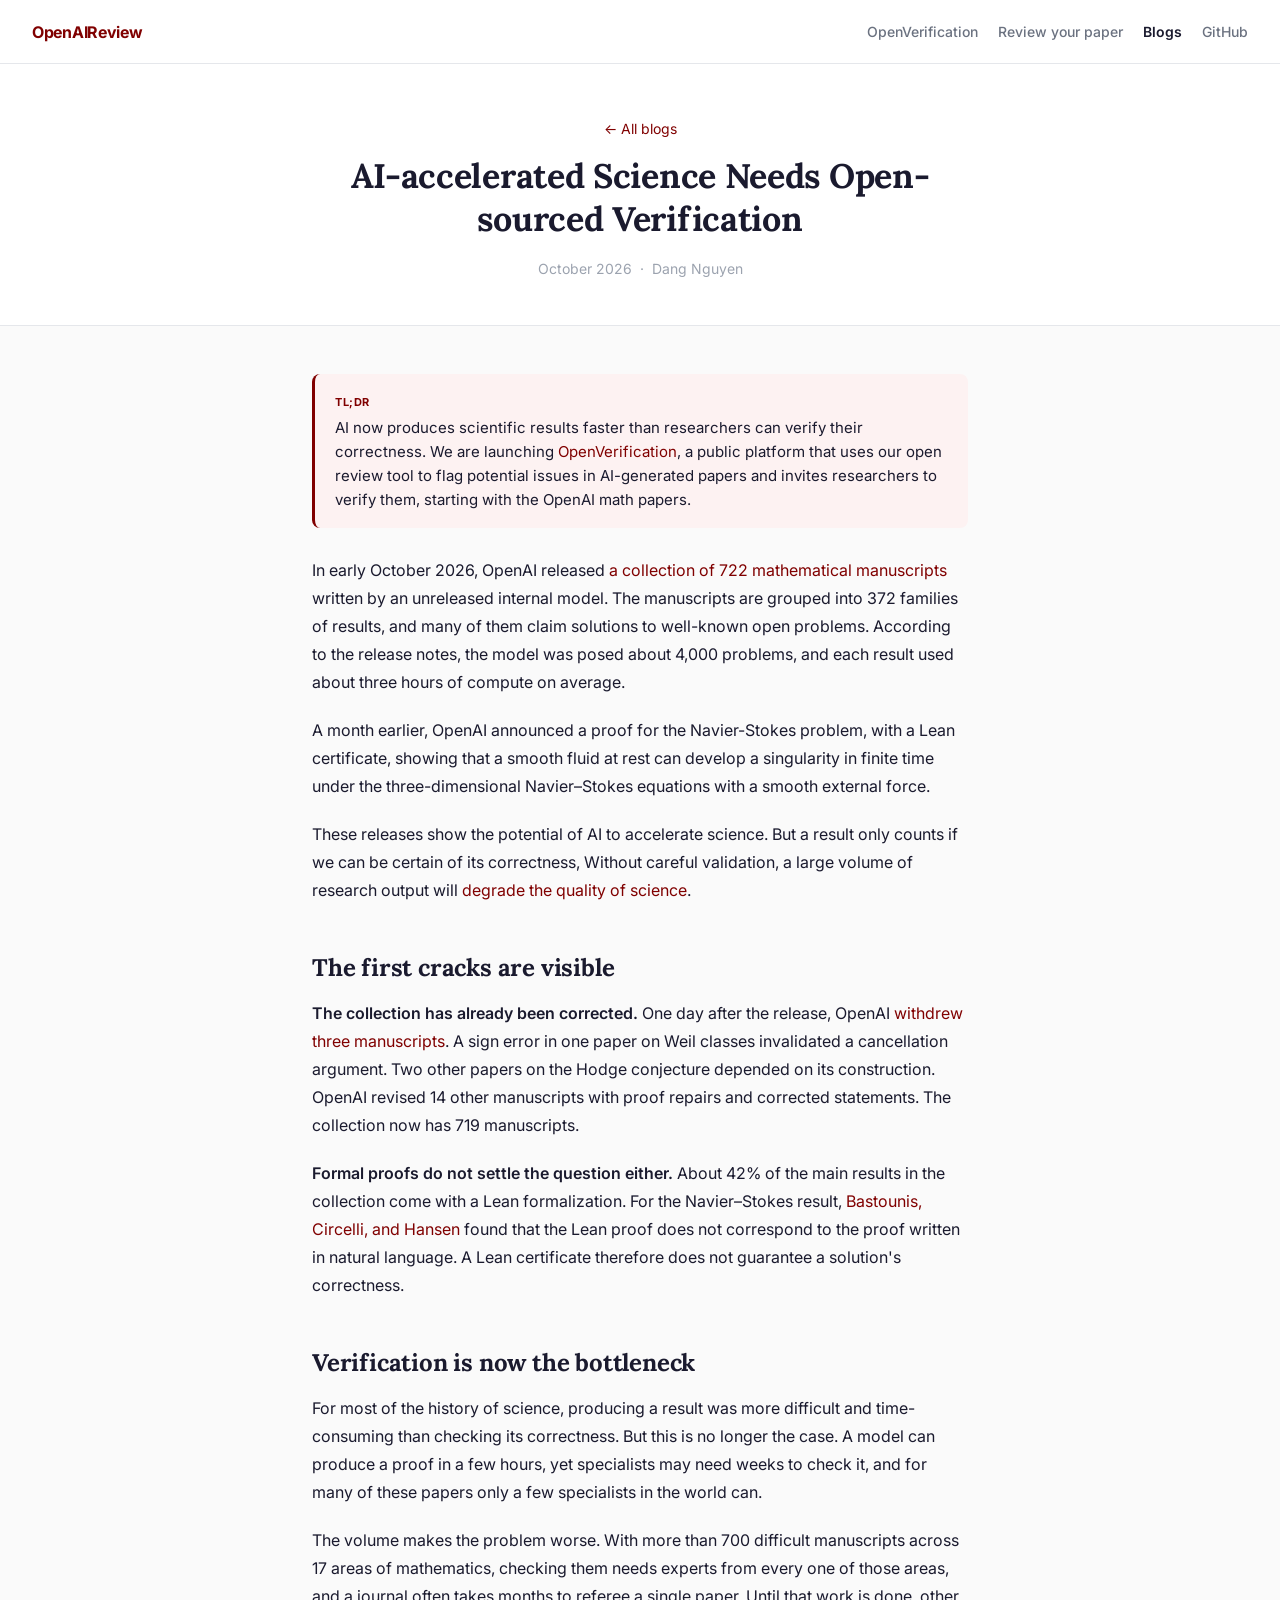
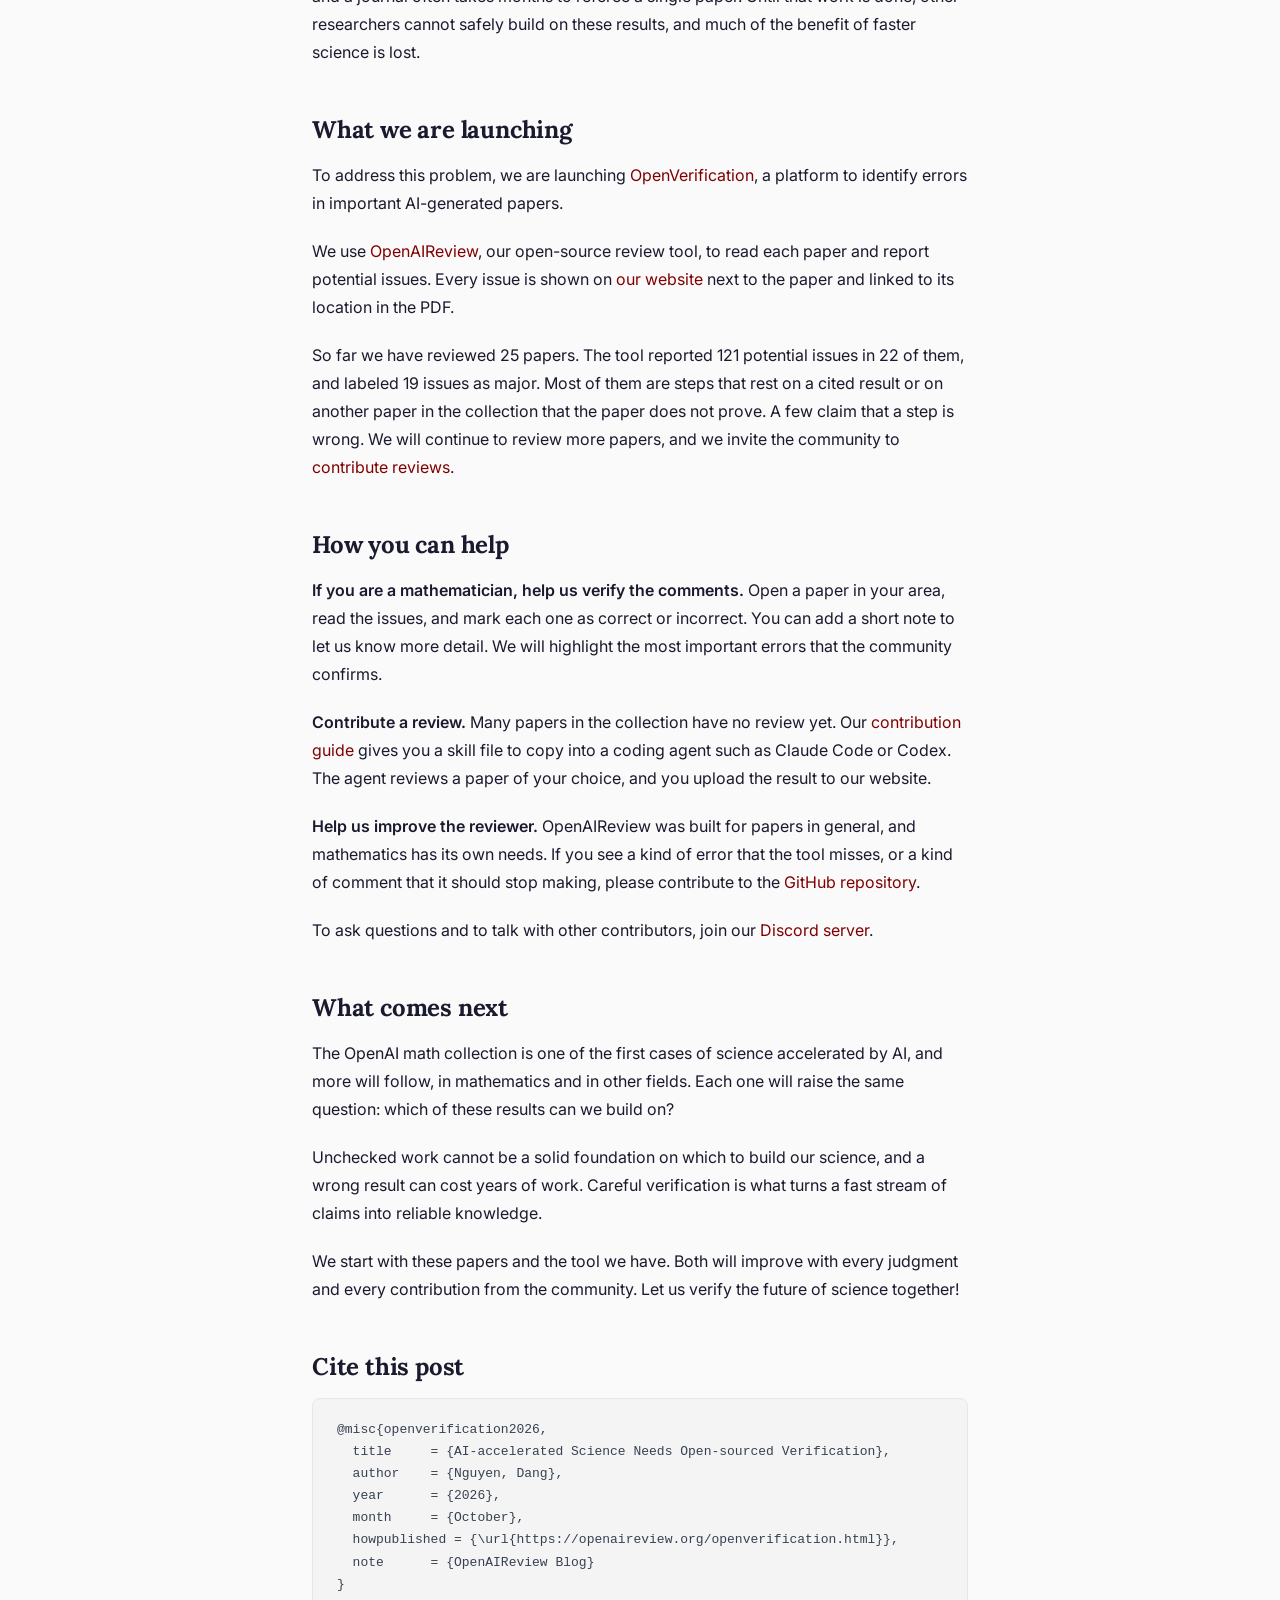
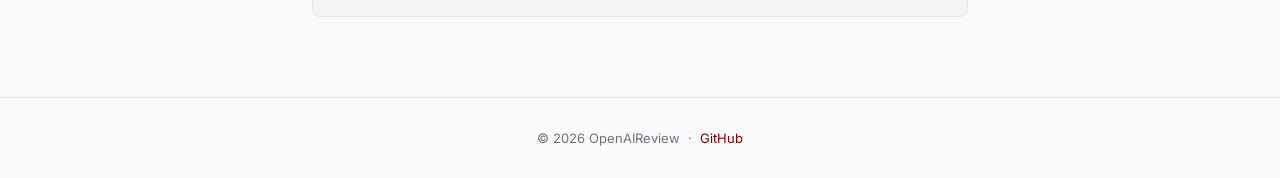
<file: openverification.html>
<!DOCTYPE html>
<html lang="en">
<head>
<meta charset="UTF-8">
<meta name="viewport" content="width=device-width, initial-scale=1.0">
<title>AI-accelerated Science Needs Open-sourced Verification — OpenAIReview</title>
<meta name="description" content="AI now produces mathematics faster than anyone can check it. We are launching OpenVerification, an open effort to find and confirm the errors in AI-generated papers, starting with the OpenAI math collection.">
<meta property="og:title" content="AI-accelerated Science Needs Open-sourced Verification">
<meta property="og:description" content="AI now produces mathematics faster than anyone can check it. We are launching OpenVerification, an open effort to find and confirm the errors in AI-generated papers, starting with the OpenAI math collection.">
<meta property="og:url" content="https://openaireview.org/openverification.html">
<meta property="og:type" content="article">
<meta name="twitter:card" content="summary">
<meta name="twitter:title" content="AI-accelerated Science Needs Open-sourced Verification">
<meta name="twitter:description" content="AI now produces mathematics faster than anyone can check it. We are launching OpenVerification, an open effort to find and confirm the errors in AI-generated papers, starting with the OpenAI math collection.">
<!-- Google tag (gtag.js) -->
<script async src="https://www.googletagmanager.com/gtag/js?id=G-P2VZL2X4NX"></script>
<script>
  window.dataLayer = window.dataLayer || [];
  function gtag(){dataLayer.push(arguments);}
  gtag('js', new Date());
  gtag('config', 'G-P2VZL2X4NX');
</script>
<link rel="preconnect" href="https://fonts.googleapis.com">
<link rel="preconnect" href="https://fonts.gstatic.com" crossorigin>
<link href="https://fonts.googleapis.com/css2?family=Inter:wght@400;500;600;700;800&family=Lora:ital,wght@0,600;0,700;1,600&display=swap" rel="stylesheet">
<style>
:root {
  --bg: #fafafa;
  --surface: #ffffff;
  --border: #e5e7eb;
  --text: #1a1a2e;
  --text-secondary: #6b7280;
  --text-muted: #9ca3af;
  --accent: #800000;
  --accent-light: #fdf2f2;
  --accent-hover: #600000;
  --radius: 12px;
  --radius-sm: 8px;
  --shadow-sm: 0 1px 2px rgba(0,0,0,0.04);
  --shadow-md: 0 4px 6px -1px rgba(0,0,0,0.07), 0 2px 4px -2px rgba(0,0,0,0.05);
}

* { box-sizing: border-box; margin: 0; padding: 0; }

body {
  font-family: 'Inter', -apple-system, BlinkMacSystemFont, 'Segoe UI', Roboto, sans-serif;
  background: var(--bg);
  color: var(--text);
  -webkit-font-smoothing: antialiased;
}

a { color: var(--accent); text-decoration: none; }
a:hover { color: var(--accent-hover); }

/* Header */
.header {
  background: var(--surface);
  border-bottom: 1px solid var(--border);
  padding: 0 32px;
  height: 64px;
  display: flex;
  align-items: center;
  gap: 24px;
  position: sticky;
  top: 0;
  z-index: 100;
}
.header .logo {
  font-size: 16px;
  font-weight: 700;
  color: var(--accent);
  letter-spacing: -0.3px;
}
.header-links {
  margin-left: auto;
  display: flex;
  gap: 20px;
  font-size: 14px;
  font-weight: 500;
}
.header-links a { color: var(--text-secondary); transition: color 0.15s; }
.header-links a:hover { color: var(--text); }
.header-links a { white-space: nowrap; }
@media (max-width: 480px) { div.header-links { gap: 12px; font-size: 12px; } div.header-links a.home-link { display: none; } }
.header-links a.current { color: var(--text); font-weight: 600; }

/* Blog layout */
.blog-hero {
  background: var(--surface);
  border-bottom: 1px solid var(--border);
  padding: 56px 32px 48px;
  text-align: center;
}
.blog-hero h1 {
  font-family: 'Lora', Georgia, serif;
  font-size: 34px;
  font-weight: 700;
  letter-spacing: -0.3px;
  line-height: 1.25;
  max-width: 680px;
  margin: 0 auto 20px;
}
.blog-hero .byline {
  font-size: 14px;
  color: var(--text-muted);
}

.blog-body {
  max-width: 720px;
  margin: 0 auto;
  padding: 48px 32px 80px;
}

/* Prose */
.blog-body p {
  font-size: 16px;
  line-height: 1.75;
  color: var(--text);
  margin-bottom: 20px;
}
.blog-body h2 {
  font-family: 'Lora', Georgia, serif;
  font-size: 24px;
  font-weight: 700;
  letter-spacing: -0.2px;
  margin: 48px 0 16px;
  color: var(--text);
}
.blog-body strong { font-weight: 600; }
.blog-body ul, .blog-body ol {
  padding-left: 24px;
  margin-bottom: 20px;
}
.blog-body li {
  font-size: 16px;
  line-height: 1.75;
  margin-bottom: 8px;
}
.blog-body img {
  width: 100%;
  border-radius: var(--radius);
  border: 1px solid var(--border);
  margin: 24px 0;
}

/* Table */
.blog-body table {
  width: 100%;
  border-collapse: collapse;
  font-size: 14px;
  margin: 24px 0;
}
.blog-body th {
  text-align: left;
  padding: 10px 14px;
  border-bottom: 2px solid var(--border);
  font-weight: 600;
  color: var(--text-secondary);
  font-size: 12px;
  text-transform: uppercase;
  letter-spacing: 0.4px;
}
.blog-body td {
  padding: 10px 14px;
  border-bottom: 1px solid var(--border);
}
.blog-body tr:last-child td { border-bottom: none; }
.blog-body tr:hover td { background: var(--accent-light); }

/* Example cards (shared with index.html) */
.examples-grid {
  display: grid;
  grid-template-columns: repeat(2, 1fr);
  gap: 16px;
  margin: 24px 0;
}
.example-card {
  background: var(--surface);
  border: 1px solid var(--border);
  border-radius: var(--radius);
  padding: 24px;
  transition: box-shadow 0.2s, border-color 0.2s, transform 0.15s;
  box-shadow: var(--shadow-sm);
  display: flex;
  flex-direction: column;
  text-decoration: none;
  color: inherit;
}
.example-card:hover {
  box-shadow: var(--shadow-md), inset 3px 0 0 var(--accent);
  border-color: #d1d5db;
  transform: translateY(-1px);
  color: inherit;
}
.example-card .card-field {
  font-size: 11px;
  font-weight: 600;
  text-transform: uppercase;
  letter-spacing: 0.5px;
  color: var(--accent);
  margin-bottom: 8px;
}
.example-card .card-title {
  font-size: 15px;
  font-weight: 600;
  line-height: 1.45;
  margin-bottom: 16px;
  flex: 1;
}
.example-card .card-meta {
  font-size: 12px;
  color: var(--text-secondary);
}
.count-row {
  display: flex;
  align-items: center;
  gap: 6px;
  margin-bottom: 14px;
  font-size: 11.5px;
  font-weight: 500;
}
.count-row .cr-label { color: var(--text-secondary); }
.count-row .cr-num { font-weight: 700; font-variant-numeric: tabular-nums; }
.count-row .cr-num.refine-num { color: #64748b; }
.count-row .cr-num.ai-num { color: var(--accent); }
.count-row .cr-sep { color: var(--text-muted); font-size: 14px; margin: 0 2px; }

/* Footer */
.footer {
  border-top: 1px solid var(--border);
  padding: 32px;
  text-align: center;
  font-size: 13px;
  color: var(--text-secondary);
}

@media (max-width: 768px) {
  .blog-hero h1 { font-size: 26px; }
  .examples-grid { grid-template-columns: 1fr; }
  .blog-body { padding: 32px 20px 60px; }
  .header { padding: 0 16px; }
}
</style>
</head>
<body>

<div class="header">
  <a class="logo" href="index.html">OpenAIReview</a>
  <div class="header-links">
    <a href="index.html" class="home-link">OpenVerification</a>
    <a href="reviewer.html">Review your paper</a>
    <a href="blogs.html" class="current">Blogs</a>
    <a href="https://github.com/ChicagoHAI/OpenAIReview" target="_blank">GitHub</a>
  </div>
</div>

<div class="blog-hero">
  <p class="byline" style="margin-bottom:18px;"><a href="blogs.html">&larr; All blogs</a></p>
  <h1>AI-accelerated Science Needs Open-sourced Verification</h1>
  <p class="byline">October 2026 &nbsp;&middot;&nbsp; Dang Nguyen</p>
</div>

<div class="blog-body">

<div style="background:var(--accent-light);border-left:3px solid var(--accent);border-radius:var(--radius-sm);padding:16px 20px;margin-bottom:28px;">
  <span style="font-size:11px;font-weight:700;text-transform:uppercase;letter-spacing:0.6px;color:var(--accent);">TL;DR</span>
  <p style="margin:6px 0 0;font-size:15px;line-height:1.6;">AI now produces scientific results faster than researchers can verify their correctness. We are launching <a href="index.html">OpenVerification</a>, a public platform that uses our open review tool to flag potential issues in AI-generated papers and invites researchers to verify them, starting with the OpenAI math papers.</p>
</div>

<p>In early October 2026, OpenAI released <a href="https://github.com/openai/math">a collection of 722 mathematical manuscripts</a> written by an unreleased internal model. The manuscripts are grouped into 372 families of results, and many of them claim solutions to well-known open problems. According to the release notes, the model was posed about 4,000 problems, and each result used about three hours of compute on average.</p>

<p>A month earlier, OpenAI announced a proof for the Navier-Stokes problem, with a Lean certificate, showing that a smooth fluid at rest can develop a singularity in finite time under the three-dimensional Navier&ndash;Stokes equations with a smooth external force.</p>

<p>These releases show the potential of AI to accelerate science. But a result only counts if we can be certain of its correctness, Without careful validation, a large volume of research output will <a href="blog.html">degrade the quality of science</a>.</p>

<h2>The first cracks are visible</h2>

<p><strong>The collection has already been corrected.</strong> One day after the release, OpenAI <a href="https://github.com/openai/math/blob/main/history.md">withdrew three manuscripts</a>. A sign error in one paper on Weil classes invalidated a cancellation argument. Two other papers on the Hodge conjecture depended on its construction. OpenAI revised 14 other manuscripts with proof repairs and corrected statements. The collection now has 719 manuscripts.</p>

<p><strong>Formal proofs do not settle the question either.</strong> About 42% of the main results in the collection come with a Lean formalization. For the Navier&ndash;Stokes result, <a href="https://arxiv.org/abs/2610.08144">Bastounis, Circelli, and Hansen</a> found that the Lean proof does not correspond to the proof written in natural language. A Lean certificate therefore does not guarantee a solution's correctness.</p>


<h2>Verification is now the bottleneck</h2>

<p>For most of the history of science, producing a result was more difficult and time-consuming than checking its correctness. But this is no longer the case. A model can produce a proof in a few hours, yet specialists may need weeks to check it, and for many of these papers only a few specialists in the world can.</p>

<p>The volume makes the problem worse. With more than 700 difficult manuscripts across 17 areas of mathematics, checking them needs experts from every one of those areas, and a journal often takes months to referee a single paper. Until that work is done, other researchers cannot safely build on these results, and much of the benefit of faster science is lost.</p>

<!-- <p>We believe that the verification of this body of work should be a collective effort with communication being as transparent and fast as possible.</p> -->

<h2>What we are launching</h2>

<p>To address this problem, we are launching <a href="index.html">OpenVerification</a>, a platform to identify errors in important AI-generated papers.</p>

<p>We use <a href="https://github.com/ChicagoHAI/OpenAIReview">OpenAIReview</a>, our open-source review tool, to read each paper and report potential issues. Every issue is shown on <a href="index.html">our website</a> next to the paper and linked to its location in the PDF.</p>

<p>So far we have reviewed 25 papers. The tool reported 121 potential issues in 22 of them, and labeled 19 issues as major. Most of them are steps that rest on a cited result or on another paper in the collection that the paper does not prove. A few claim that a step is wrong. We will continue to review more papers, and we invite the community to <a href="contribute.html">contribute reviews</a>.</p>

<!-- <p>An AI review system can be wrong, and the issues have not been confirmed by human mathematicians. This is where we need help.</p> -->

<h2>How you can help</h2>

<p><strong>If you are a mathematician, help us verify the comments.</strong> Open a paper in your area, read the issues, and mark each one as correct or incorrect. You can add a short note to let us know more detail. We will highlight the most important errors that the community confirms.</p>

<p><strong>Contribute a review.</strong> Many papers in the collection have no review yet. Our <a href="contribute.html">contribution guide</a> gives you a skill file to copy into a coding agent such as Claude Code or Codex. The agent reviews a paper of your choice, and you upload the result to our website.</p>

<p><strong>Help us improve the reviewer.</strong> OpenAIReview was built for papers in general, and mathematics has its own needs. If you see a kind of error that the tool misses, or a kind of comment that it should stop making, please contribute to the <a href="https://github.com/ChicagoHAI/OpenAIReview">GitHub repository</a>.</p>

<p>To ask questions and to talk with other contributors, join our <a href="https://discord.gg/5sPZbzYru">Discord server</a>.</p>

<h2>What comes next</h2>

<p>The OpenAI math collection is one of the first cases of science accelerated by AI, and more will follow, in mathematics and in other fields. Each one will raise the same question: which of these results can we build on?</p>

<p>Unchecked work cannot be a solid foundation on which to build our science, and a wrong result can cost years of work. Careful verification is what turns a fast stream of claims into reliable knowledge.</p>

<p>We start with these papers and the tool we have. Both will improve with every judgment and every contribution from the community. Let us verify the future of science together!</p>

<h2>Cite this post</h2>
<pre style="background:#f4f4f5;border:1px solid var(--border);border-radius:var(--radius-sm);padding:20px 24px;font-size:13px;line-height:1.7;overflow-x:auto;color:#374151;font-family:'Courier New',Courier,monospace;">@misc{openverification2026,
  title     = {AI-accelerated Science Needs Open-sourced Verification},
  author    = {Nguyen, Dang},
  year      = {2026},
  month     = {October},
  howpublished = {\url{https://openaireview.org/openverification.html}},
  note      = {OpenAIReview Blog}
}</pre>

</div><!-- .blog-body -->

<div class="footer">
  <span>&copy; 2026 OpenAIReview &nbsp;&middot;&nbsp; <a href="https://github.com/ChicagoHAI/OpenAIReview" target="_blank">GitHub</a></span>
</div>
</body>
</html>
</file>
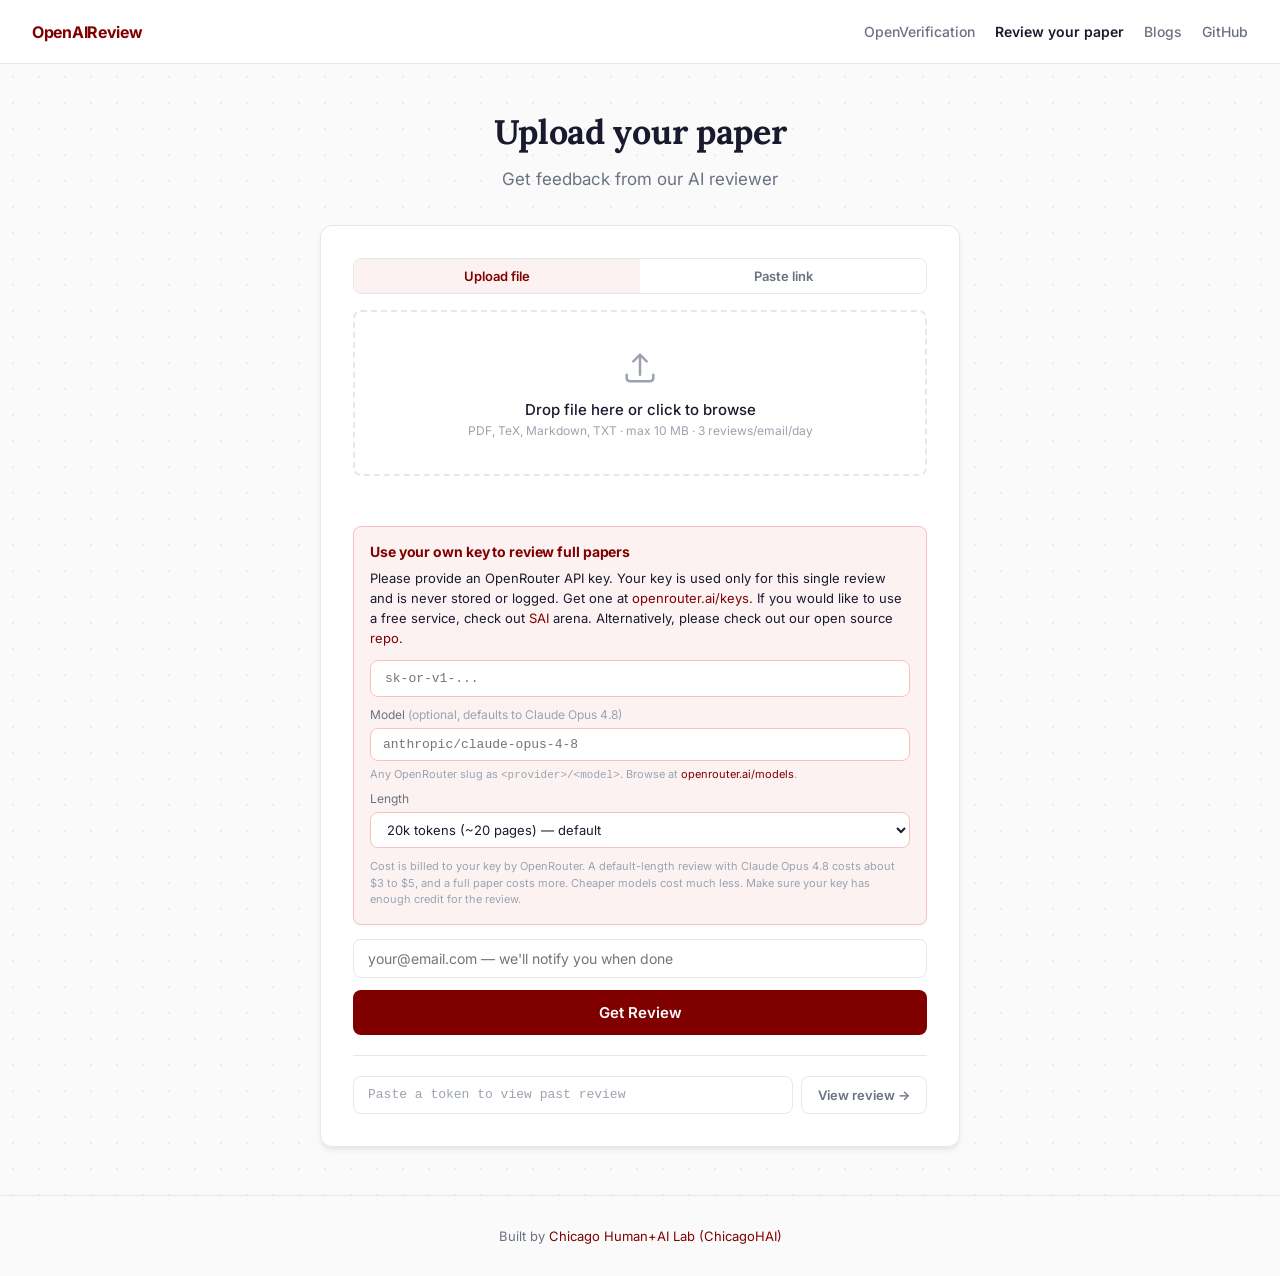
<file: review.html>
<!DOCTYPE html>
<html lang="en">
<head>
<meta charset="UTF-8">
<meta name="viewport" content="width=device-width, initial-scale=1.0">
<title>Try on browser — OpenAIReview</title>
<!-- Google tag (gtag.js) -->
<script async src="https://www.googletagmanager.com/gtag/js?id=G-P2VZL2X4NX"></script>
<script>
  window.dataLayer = window.dataLayer || [];
  function gtag(){dataLayer.push(arguments);}
  gtag('js', new Date());
  gtag('config', 'G-P2VZL2X4NX');
</script>
<link rel="preconnect" href="https://fonts.googleapis.com">
<link rel="preconnect" href="https://fonts.gstatic.com" crossorigin>
<link href="https://fonts.googleapis.com/css2?family=Inter:wght@400;500;600;700;800&family=Lora:wght@600;700&display=swap" rel="stylesheet">
<style>
:root {
  --bg: #fafafa;
  --surface: #ffffff;
  --border: #e5e7eb;
  --text: #1a1a2e;
  --text-secondary: #6b7280;
  --text-muted: #9ca3af;
  --accent: #800000;
  --accent-light: #fdf2f2;
  --accent-hover: #600000;
  --green: #10b981;
  --green-light: #ecfdf5;
  --orange: #f59e0b;
  --orange-light: #fffbeb;
  --radius: 12px;
  --radius-sm: 8px;
  --shadow-sm: 0 1px 2px rgba(0,0,0,0.04);
  --shadow: 0 1px 3px rgba(0,0,0,0.06), 0 1px 2px rgba(0,0,0,0.04);
  --shadow-md: 0 4px 6px -1px rgba(0,0,0,0.07), 0 2px 4px -2px rgba(0,0,0,0.05);
  --shadow-lg: 0 10px 15px -3px rgba(0,0,0,0.08), 0 4px 6px -4px rgba(0,0,0,0.04);
  --shadow-focus: 0 0 0 3px rgba(128,0,0,0.15);
}

* { box-sizing: border-box; margin: 0; padding: 0; }

body {
  font-family: 'Inter', -apple-system, BlinkMacSystemFont, 'Segoe UI', Roboto, sans-serif;
  background: var(--bg);
  color: var(--text);
  -webkit-font-smoothing: antialiased;
  -moz-osx-font-smoothing: grayscale;
}

a { color: var(--accent); text-decoration: none; }
a:hover { color: var(--accent-hover); }

/* ── Header ── */
.header {
  background: var(--surface);
  border-bottom: 1px solid var(--border);
  padding: 0 32px;
  height: 64px;
  display: flex;
  align-items: center;
  gap: 24px;
  position: sticky;
  top: 0;
  z-index: 100;
}
.header .logo {
  font-size: 16px;
  font-weight: 700;
  color: var(--accent);
  letter-spacing: -0.3px;
}
.header-links {
  margin-left: auto;
  display: flex;
  gap: 20px;
  font-size: 14px;
  font-weight: 500;
}
.header-links a {
  color: var(--text-secondary);
  transition: color 0.15s;
}
.header-links a:hover { color: var(--text); }
.header-links a.current { color: var(--text); font-weight: 600; }

/* ── Hero wrapper with dot pattern ── */
.hero-wrapper {
  position: relative;
  overflow: hidden;
  background-color: var(--bg);
  background-image: radial-gradient(circle, rgba(128,0,0,0.07) 1px, transparent 1px);
  background-size: 26px 26px;
  min-height: calc(100vh - 64px - 80px); /* 64px header, 80px footer approximation */
  display: flex;
  align-items: center;
  justify-content: center;
}

/* ── Hero ── */
.hero {
  max-width: 800px;
  margin: 0 auto;
  padding: 48px 32px;
  text-align: center;
  position: relative;
  z-index: 1;
}
.hero h1 {
  font-family: 'Lora', Georgia, 'Times New Roman', serif;
  font-size: 34px;
  font-weight: 700;
  letter-spacing: -0.3px;
  line-height: 1.2;
  margin-bottom: 12px;
  color: var(--text);
}
.hero .subtitle {
  font-size: 17px;
  color: var(--text-secondary);
  line-height: 1.65;
  max-width: 560px;
  margin: 0 auto 32px;
}

/* ── Upload Section ── */
.upload-section {
  max-width: 640px;
  margin: 0 auto;
  width: 100%;
}
.upload-card {
  background: var(--surface);
  border: 1px solid var(--border);
  border-radius: var(--radius);
  padding: 32px;
  box-shadow: var(--shadow-md);
  text-align: left;
}
.drop-zone {
  border: 2px dashed var(--border);
  border-radius: var(--radius-sm);
  padding: 36px 24px;
  text-align: center;
  cursor: pointer;
  transition: border-color 0.2s, background 0.2s;
  margin-bottom: 20px;
  position: relative;
}
.drop-zone:hover, .drop-zone.drag-over {
  border-color: var(--accent);
  background: var(--accent-light);
}
.drop-zone input[type="file"] {
  position: absolute;
  inset: 0;
  opacity: 0;
  cursor: pointer;
  width: 100%;
  height: 100%;
}
.drop-icon {
  width: 40px;
  height: 40px;
  margin: 0 auto 12px;
  color: var(--text-muted);
}
.drop-icon svg { width: 40px; height: 40px; stroke: currentColor; }
.drop-label {
  font-size: 15px;
  font-weight: 500;
  margin-bottom: 4px;
}
.drop-hint {
  font-size: 12px;
  color: var(--text-muted);
}
.drop-zone.file-selected .drop-label { color: var(--accent); }

.submit-btn {
  width: 100%;
  background: var(--accent);
  color: #fff;
  border: none;
  border-radius: var(--radius-sm);
  padding: 13px 24px;
  font-size: 15px;
  font-weight: 600;
  cursor: pointer;
  transition: background 0.15s, box-shadow 0.2s;
  font-family: inherit;
}
.submit-btn:hover:not(:disabled) {
  background: var(--accent-hover);
  box-shadow: var(--shadow-md);
}
.submit-btn:disabled {
  opacity: 0.5;
  cursor: not-allowed;
}
.upload-status {
  margin-top: 16px;
  font-size: 14px;
  display: none;
}
.upload-status.visible { display: block; }
.upload-status.error { color: #dc2626; }
.token-box {
  background: var(--accent-light);
  border: 1px solid #f9c0c0;
  border-radius: var(--radius-sm);
  padding: 20px;
  margin-top: 20px;
  display: none;
}
.token-box.visible { display: block; }
.token-box .token-label {
  font-size: 12px;
  font-weight: 600;
  text-transform: uppercase;
  letter-spacing: 0.5px;
  color: var(--accent);
  margin-bottom: 8px;
}
.token-box .token-value {
  font-family: 'SF Mono', 'Fira Code', monospace;
  font-size: 13px;
  word-break: break-all;
  margin-bottom: 12px;
  color: var(--text);
  background: #fff;
  border: 1px solid var(--border);
  border-radius: 6px;
  padding: 8px 12px;
}
.token-box .token-cta {
  font-size: 13px;
  font-weight: 500;
  color: var(--text-secondary);
  margin-bottom: 12px;
}
.view-btn {
  display: inline-block;
  background: var(--accent);
  color: #fff;
  border-radius: var(--radius-sm);
  padding: 9px 18px;
  font-size: 13px;
  font-weight: 600;
  text-decoration: none;
  transition: background 0.15s;
}
.view-btn:hover { background: var(--accent-hover); color: #fff; }

/* ── Token lookup ── */
.token-lookup {
  display: flex;
  gap: 8px;
  margin-top: 20px;
  padding-top: 20px;
  border-top: 1px solid var(--border);
}
.token-lookup input {
  flex: 1;
  padding: 10px 14px;
  font-size: 13px;
  font-family: 'SF Mono', 'Fira Code', monospace;
  border: 1px solid var(--border);
  border-radius: var(--radius-sm);
  outline: none;
  transition: border-color 0.15s, box-shadow 0.15s;
  color: var(--text);
}
.token-lookup input::placeholder { color: var(--text-muted); }
.token-lookup input:focus { border-color: var(--accent); box-shadow: var(--shadow-focus); }
.token-lookup button {
  padding: 10px 16px;
  font-size: 13px;
  font-weight: 600;
  font-family: inherit;
  background: var(--surface);
  border: 1px solid var(--border);
  border-radius: var(--radius-sm);
  cursor: pointer;
  color: var(--text-secondary);
  white-space: nowrap;
  transition: border-color 0.15s, color 0.15s;
}
.token-lookup button:hover { border-color: var(--accent); color: var(--accent); }

/* ── Footer ── */
.footer {
  border-top: 1px solid var(--border);
  padding: 32px;
  text-align: center;
  font-size: 13px;
  color: var(--text-secondary);
  display: flex;
  flex-direction: column;
  align-items: center;
  gap: 8px;
}

/* ── Responsive ── */
@media (max-width: 768px) {
  .header {
    flex-wrap: wrap;
    height: auto;
    min-height: 64px;
    padding: 12px 16px;
    gap: 10px;
  }
  .header-links {
    width: 100%;
    justify-content: flex-start;
  }
  .hero-wrapper {
    min-height: auto;
    align-items: flex-start;
  }
  .hero { padding: 40px 16px 48px; }
  .hero h1 { font-size: 28px; }
  .hero .subtitle { font-size: 15px; }
  .upload-card { padding: 24px 20px; }
  .drop-zone { padding: 28px 16px; }
  .token-lookup {
    flex-direction: column;
    align-items: stretch;
  }
  .token-lookup button { width: 100%; }
  #email-input { font-size: 16px !important; }
}

@media (max-width: 480px) {
  .upload-card { padding: 20px 16px; }
  .drop-label { font-size: 14px; }
  .drop-hint { line-height: 1.5; }
}
</style>
</head>
<body>

<div class="header">
  <a href="/index.html" class="logo">OpenAIReview</a>
  <div class="header-links">
    <a href="/index.html">OpenVerification</a>
    <a href="/reviewer.html" class="current">Review your paper</a>
    <a href="/blogs.html">Blogs</a>
    <a href="https://github.com/ChicagoHAI/OpenAIReview" target="_blank">GitHub</a>
  </div>
</div>

<!-- Hero Section for Upload -->
<div class="hero-wrapper">
  <div class="hero">
    <h1>Upload your paper</h1>
    <p class="subtitle">
      Get feedback from our AI reviewer
    </p>

    <!-- Upload Section -->
    <div class="upload-section">
      <div class="upload-card">
        <div id="upload-form">
        <!-- Tab toggle -->
        <div style="display:flex;gap:0;margin-bottom:16px;border:1px solid var(--border);border-radius:var(--radius-sm);overflow:hidden;">
          <button id="tab-file" onclick="switchTab('file')"
            style="flex:1;padding:9px 16px;font-size:13px;font-weight:600;font-family:inherit;border:none;cursor:pointer;background:var(--accent-light);color:var(--accent);transition:background 0.15s,color 0.15s;">
            Upload file
          </button>
          <button id="tab-url" onclick="switchTab('url')"
            style="flex:1;padding:9px 16px;font-size:13px;font-weight:600;font-family:inherit;border:none;cursor:pointer;background:var(--surface);color:var(--text-secondary);transition:background 0.15s,color 0.15s;">
            Paste link
          </button>
        </div>

        <!-- Pane container — fixed height keeps card size uniform across tabs -->
        <div style="position:relative;margin-bottom:20px;">

        <!-- File drop zone -->
        <div id="pane-file" style="width:100%;">
        <div class="drop-zone" id="drop-zone" style="margin-bottom:0;box-sizing:border-box;width:100%;">
          <input type="file" id="pdf-input" accept=".pdf,.tex,.md,.txt" />
          <div class="drop-icon">
            <svg viewBox="0 0 24 24" fill="none" stroke-width="1.5" stroke-linecap="round" stroke-linejoin="round">
              <path d="M12 16V4m0 0L8 8m4-4 4 4"/>
              <path d="M20 16v2a2 2 0 0 1-2 2H6a2 2 0 0 1-2-2v-2"/>
            </svg>
          </div>
          <div class="drop-label" id="drop-label">Drop file here or click to browse</div>
          <div class="drop-hint">PDF, TeX, Markdown, TXT &middot; max 10 MB &middot; 3 reviews/email/day</div>
        </div>
        </div><!-- end pane-file -->

        <!-- URL input pane — same height as drop zone via padding -->
        <div id="pane-url" style="display:none;width:100%;padding:36px 0;flex-direction:column;justify-content:center;gap:8px;box-sizing:border-box;">
          <input type="url" id="url-input" placeholder="https://arxiv.org/abs/..."
            style="width:100%;padding:10px 14px;font-size:14px;font-family:inherit;border:1px solid var(--border);border-radius:var(--radius-sm);outline:none;transition:border-color 0.15s,box-shadow 0.15s;color:var(--text);"
            onfocus="this.style.borderColor='var(--accent)';this.style.boxShadow='var(--shadow-focus)'"
            onblur="this.style.borderColor='var(--border)';this.style.boxShadow='none'" />
          <div style="font-size:12px;color:var(--text-muted);">arXiv URLs only (abs or html) &middot; 3 reviews/email/day</div>
        </div><!-- end pane-url -->

        </div><!-- end pane container -->

        <!-- <div style="font-size:14px;color:var(--text-muted);margin-bottom:8px;line-height:1.5;">
          Papers are capped at 20 pages and 20k tokens. Each review may take 15&ndash;20 minutes. You will get an email when your review is ready. For longer manuscripts, use our tool on <a href="https://github.com/ChicagoHAI/OpenAIReview">GitHub</a>.
          <a href="https://sai.science">SAI</a> also provides rigorous reviewing services that include referee reports and advanced features such as replication and extension. Check it out!<br>
          We only use your submission for reviewing purposes. If you give feedback on the result page, your feedback (and submission) may be used in an open benchmark for improving AI reviewing.
        </div> -->

        <!-- BYO OpenRouter key -->
        <div id="byok-section" style="border:1.5px solid #f9c0c0;border-radius:var(--radius-sm);background:var(--accent-light);margin-top:50px;margin-bottom:14px;padding:16px;box-shadow:var(--shadow-sm);">
          <div style="font-size:14px;font-weight:700;color:var(--accent);margin-bottom:8px;letter-spacing:-0.1px;">Use your own key to review full papers</div>
          <div style="font-size:13px;color:var(--text);line-height:1.55;margin-bottom:12px;">
            Please provide an OpenRouter API key. Your key is used only for this single review and is never stored or logged. Get one at <a href="https://openrouter.ai/keys" target="_blank">openrouter.ai/keys</a>.
            If you would like to use a free service, check out <a href="https://sai.science" target="_blank">SAI</a> arena.
            Alternatively, please check out our open source <a href="https://github.com/ChicagoHAI/OpenAIReview" target="_blank">repo</a>.
          </div>
          <input type="password" id="byok-input" placeholder="sk-or-v1-..." autocomplete="off" spellcheck="false" required aria-required="true"
            style="width:100%;padding:10px 14px;font-size:13px;font-family:'SF Mono','Fira Code',monospace;border:1px solid #f9c0c0;border-radius:var(--radius-sm);outline:none;background:#fff;transition:border-color 0.15s,box-shadow 0.15s;color:var(--text);"
            onfocus="this.style.borderColor='var(--accent)';this.style.boxShadow='var(--shadow-focus)'"
            onblur="this.style.borderColor='#f9c0c0';this.style.boxShadow='none'" />
          <div style="margin-top:10px;">
            <label for="byok-model" style="display:block;font-size:12px;color:var(--text-secondary);margin-bottom:6px;">Model <span style="color:var(--text-muted);">(optional, defaults to Claude Opus 4.8)</span></label>
            <input type="text" id="byok-model" placeholder="anthropic/claude-opus-4-8" autocomplete="off" spellcheck="false"
              style="width:100%;padding:8px 12px;font-size:13px;font-family:'SF Mono','Fira Code',monospace;border:1px solid #f9c0c0;border-radius:var(--radius-sm);background:#fff;color:var(--text);outline:none;transition:border-color 0.15s,box-shadow 0.15s;"
              onfocus="this.style.borderColor='var(--accent)';this.style.boxShadow='var(--shadow-focus)'"
              onblur="this.style.borderColor='#f9c0c0';this.style.boxShadow='none'" />
            <div style="font-size:11px;color:var(--text-muted);margin-top:6px;">Any OpenRouter slug as <code>&lt;provider&gt;/&lt;model&gt;</code>. Browse at <a href="https://openrouter.ai/models" target="_blank">openrouter.ai/models</a>.</div>
          </div>
          <div style="margin-top:10px;">
            <label for="byok-tier" style="display:block;font-size:12px;color:var(--text-secondary);margin-bottom:6px;">Length</label>
            <select id="byok-tier"
              style="width:100%;padding:8px 12px;font-size:13px;font-family:inherit;border:1px solid #f9c0c0;border-radius:var(--radius-sm);background:#fff;color:var(--text);outline:none;cursor:pointer;">
              <option value="default">20k tokens (~20 pages) &mdash; default</option>
              <option value="full">Full paper (up to 100 pages)</option>
            </select>
          </div>
          <div style="font-size:11px;color:var(--text-muted);margin-top:10px;line-height:1.5;">
            Cost is billed to your key by OpenRouter. A default-length review with Claude Opus 4.8 costs about $3 to $5, and a full paper costs more. Cheaper models cost much less. Make sure your key has enough credit for the review.
          </div>
        </div>

        <input type="email" id="email-input" placeholder="your@email.com — we'll notify you when done" required
          style="width:100%;padding:10px 14px;font-size:14px;font-family:inherit;border:1px solid var(--border);border-radius:var(--radius-sm);outline:none;margin-bottom:12px;transition:border-color 0.15s,box-shadow 0.15s;color:var(--text);"
          onfocus="this.style.borderColor='var(--accent)';this.style.boxShadow='var(--shadow-focus)'"
          onblur="this.style.borderColor='var(--border)';this.style.boxShadow='none'" />
        <button class="submit-btn" id="submit-btn">Get Review</button>
        </div><!-- end upload-form -->
        <div class="upload-status" id="upload-status"></div>
        <div class="token-box" id="token-box">
          <div class="token-label">Save your token</div>
          <div class="token-value" id="token-value"></div>
          <div class="token-cta">Your review is being processed. You'll receive an email when it's ready. Save this token as a backup to view your results directly.</div>
          <a class="view-btn" id="view-btn" href="#">Check review status &rarr;</a>
        </div>
        <div class="token-lookup">
          <input type="text" id="lookup-input" placeholder="Paste a token to view past review" spellcheck="false" />
          <button onclick="lookupToken()">View review &rarr;</button>
        </div>
      </div>
    </div>
  </div>
</div>

<!-- Footer -->
<div class="footer">
  <div>Built by <a href="https://chicagohai.github.io/" target="_blank">Chicago Human+AI Lab (ChicagoHAI)</a></div>
</div>

<script>
const BACKEND_URL = (location.hostname === 'localhost' || location.hostname === '127.0.0.1')
  ? `http://${location.hostname}:8080`
  : 'https://openaireview-backend-947059889174.us-central1.run.app';

function lookupToken() {
  const token = document.getElementById('lookup-input').value.trim();
  if (!token) return;
  window.location.href = `/results.html?token=${encodeURIComponent(token)}`;
}

document.addEventListener('DOMContentLoaded', () => {
  document.getElementById('lookup-input').addEventListener('keydown', (e) => {
    if (e.key === 'Enter') lookupToken();
  });
  initUpload();
});

let activeTab = 'file';

function switchTab(tab) {
  activeTab = tab;
  const isFile = tab === 'file';
  document.getElementById('pane-file').style.display = isFile ? '' : 'none';
  document.getElementById('pane-url').style.display = isFile ? 'none' : 'flex';
  document.getElementById('tab-file').style.background = isFile ? 'var(--accent-light)' : 'var(--surface)';
  document.getElementById('tab-file').style.color = isFile ? 'var(--accent)' : 'var(--text-secondary)';
  document.getElementById('tab-url').style.background = isFile ? 'var(--surface)' : 'var(--accent-light)';
  document.getElementById('tab-url').style.color = isFile ? 'var(--text-secondary)' : 'var(--accent)';
}

function initUpload() {
  const dropZone = document.getElementById('drop-zone');
  const fileInput = document.getElementById('pdf-input');
  const dropLabel = document.getElementById('drop-label');
  const submitBtn = document.getElementById('submit-btn');
  const statusEl = document.getElementById('upload-status');
  const tokenBox = document.getElementById('token-box');
  const tokenValue = document.getElementById('token-value');
  const viewBtn = document.getElementById('view-btn');
  const emailInput = document.getElementById('email-input');

  let selectedFile = null;

  fileInput.addEventListener('change', () => {
    if (fileInput.files[0]) selectFile(fileInput.files[0]);
  });

  dropZone.addEventListener('dragover', (e) => {
    e.preventDefault();
    dropZone.classList.add('drag-over');
  });
  dropZone.addEventListener('dragleave', () => dropZone.classList.remove('drag-over'));
  dropZone.addEventListener('drop', (e) => {
    e.preventDefault();
    dropZone.classList.remove('drag-over');
    const f = e.dataTransfer.files[0];
    if (f) selectFile(f);
  });

  const ALLOWED_EXTS = ['.pdf', '.tex', '.md', '.txt'];

  function selectFile(f) {
    const ext = f.name.slice(f.name.lastIndexOf('.')).toLowerCase();
    if (!ALLOWED_EXTS.includes(ext)) {
      showStatus('Unsupported file type. Please upload a PDF, .tex, .md, or .txt file.', true);
      return;
    }
    if (f.size > 10 * 1024 * 1024) {
      showStatus('File is too large. Maximum size is 10 MB.', true);
      return;
    }
    selectedFile = f;
    dropLabel.textContent = f.name;
    dropZone.classList.add('file-selected');
    hideStatus();
  }

  submitBtn.addEventListener('click', async () => {
    const email = emailInput.value.trim();
    if (!email || !email.includes('@')) {
      showStatus('Please enter a valid email address to receive your results.', true);
      return;
    }

    const form = new FormData();
    form.append('email', email);

    const byokInput = document.getElementById('byok-input');
    const byokKey = byokInput ? byokInput.value.trim() : '';
    if (!byokKey) {
      showStatus('Please enter an OpenRouter API key.', true);
      byokInput.focus();
      return;
    }
    if (byokKey) {
      form.append('openrouter_api_key', byokKey);
      const modelInput = document.getElementById('byok-model');
      const modelVal = (modelInput ? modelInput.value.trim() : '') || 'anthropic/claude-opus-4-8';
      if (!/^~?[a-zA-Z0-9._\-]+\/[a-zA-Z0-9._\-]+(:[a-zA-Z0-9._\-]+)?$/.test(modelVal)) {
        showStatus('Model must look like &lt;provider&gt;/&lt;model&gt;, e.g. anthropic/claude-opus-4-8.', true);
        submitBtn.disabled = false;
        return;
      }
      form.append('model', modelVal);
      const tierSel = document.getElementById('byok-tier');
      const tierVal = tierSel ? tierSel.value : '';
      if (tierVal) form.append('tier', tierVal);
    }

    if (activeTab === 'file') {
      if (!selectedFile) {
        showStatus('Please select a file to review.', true);
        return;
      }
      form.append('file', selectedFile);
    } else {
      const urlVal = document.getElementById('url-input').value.trim();
      if (!urlVal) {
        showStatus('Please enter a URL to review.', true);
        return;
      }
      if (!urlVal.startsWith('http')) {
        showStatus('URL must start with http or https.', true);
        return;
      }
      form.append('url', urlVal);
    }

    submitBtn.disabled = true;
    tokenBox.classList.remove('visible');
    showStatus(activeTab === 'file' ? 'Uploading and queuing review...' : 'Fetching URL and queuing review...', false);

    let token;
    try {
      const resp = await fetch(`${BACKEND_URL}/review`, { method: 'POST', body: form });
      if (resp.status === 429) {
        const err = await resp.json().catch(() => ({}));
        const rawDetail = err.detail ? err.detail.trimEnd() : '';
        const detail = rawDetail ? ' ' + escapeHtml(rawDetail.endsWith('.') ? rawDetail : rawDetail + '.') : '';
        showStatus('Rate limit reached today:' + detail + ' Try again tomorrow on the web or check out our <a href="https://github.com/ChicagoHAI/OpenAIReview" target="_blank">tool</a> online.', true);
        submitBtn.disabled = false;
        return;
      }
      if (!resp.ok) {
        const err = await resp.json().catch(() => ({}));
        showStatus(escapeHtml(err.detail || `Submission failed (${resp.status}).`), true);
        submitBtn.disabled = false;
        return;
      }
      const data = await resp.json();
      token = data.token;
    } catch (e) {
      showStatus('Could not reach the review server. It may be starting up (cold start ~30s) — try again.', true);
      submitBtn.disabled = false;
      return;
    }

    document.getElementById('upload-form').style.display = 'none';
    tokenValue.textContent = token;
    const resultsUrl = `/results.html?token=${token}`;
    viewBtn.href = resultsUrl;
    tokenBox.classList.add('visible');
    showStatus('Your paper is being reviewed. You\'ll be redirected automatically when it\'s ready...', false);
    pollStatus(token, resultsUrl);
  });

  async function pollStatus(token, resultsUrl) {
    while (true) {
      await new Promise(r => setTimeout(r, 15000));
      try {
        const resp = await fetch(`${BACKEND_URL}/status/${token}`);
        if (!resp.ok) continue;
        const { status } = await resp.json();
        if (status === 'done') {
          window.location.href = resultsUrl;
          return;
        }
        if (status === 'error') {
          showStatus('Review failed. Please try submitting again.', true);
          return;
        }
      } catch (_) { /* network blip, keep polling */ }
    }
  }

  function escapeHtml(s) {
    return s.replace(/&/g,'&amp;').replace(/</g,'&lt;').replace(/>/g,'&gt;').replace(/"/g,'&quot;');
  }
  function showStatus(msg, isError) {
    statusEl.innerHTML = msg;
    statusEl.className = 'upload-status visible' + (isError ? ' error' : '');
  }
  function hideStatus() {
    statusEl.className = 'upload-status';
  }
}
</script>
</body>
</html>
</file>
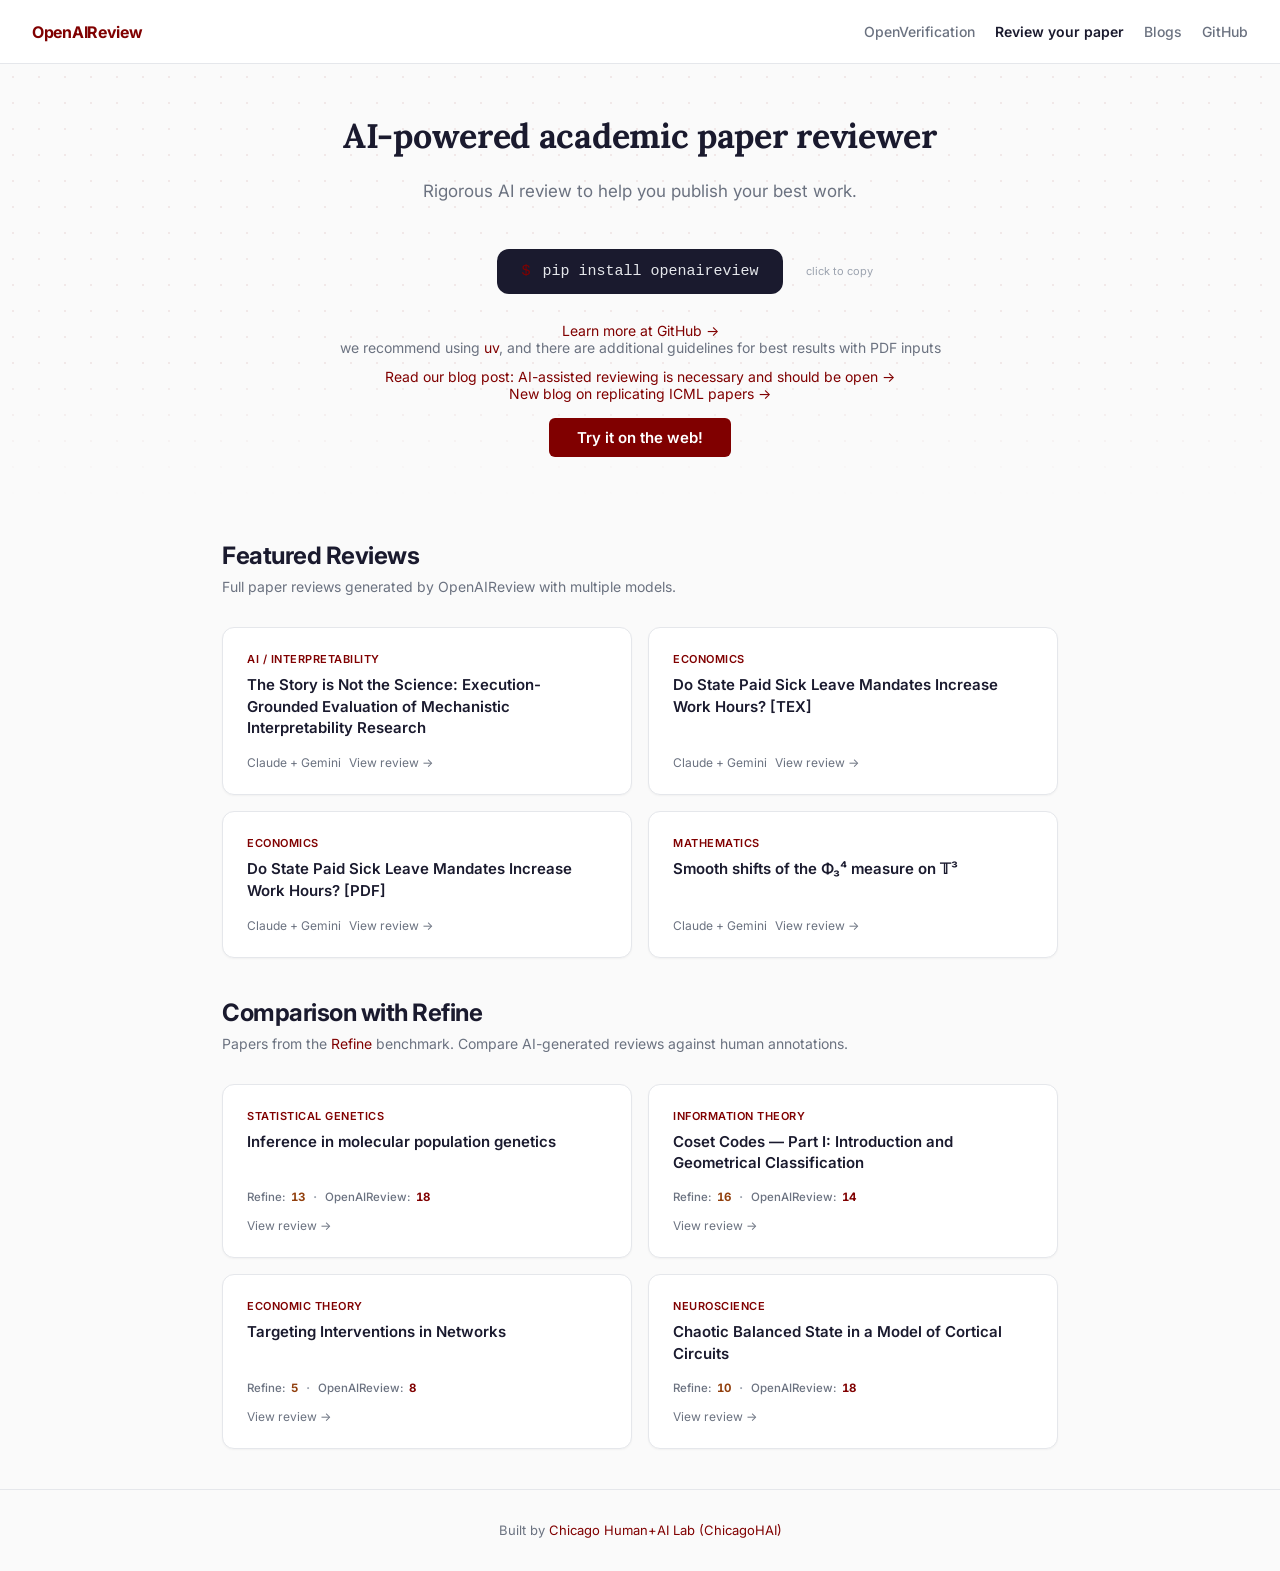
<file: reviewer.html>
<!DOCTYPE html>
<html lang="en">
<head>
<meta charset="UTF-8">
<meta name="viewport" content="width=device-width, initial-scale=1.0">
<link rel="canonical" href="https://openaireview.org/reviewer.html" />
<title>OpenAIReview — AI-Powered Academic Paper Reviewer</title>
<!-- Google tag (gtag.js) -->
<script async src="https://www.googletagmanager.com/gtag/js?id=G-P2VZL2X4NX"></script>
<script>
  window.dataLayer = window.dataLayer || [];
  function gtag(){dataLayer.push(arguments);}
  gtag('js', new Date());
  gtag('config', 'G-P2VZL2X4NX');
</script>
<link rel="preconnect" href="https://fonts.googleapis.com">
<link rel="preconnect" href="https://fonts.gstatic.com" crossorigin>
<link href="https://fonts.googleapis.com/css2?family=Inter:wght@400;500;600;700;800&family=Lora:wght@600;700&display=swap" rel="stylesheet">
<style>
:root {
  --bg: #fafafa;
  --surface: #ffffff;
  --border: #e5e7eb;
  --text: #1a1a2e;
  --text-secondary: #6b7280;
  --text-muted: #9ca3af;
  --accent: #800000;
  --accent-light: #fdf2f2;
  --accent-hover: #600000;
  --green: #10b981;
  --green-light: #ecfdf5;
  --orange: #f59e0b;
  --orange-light: #fffbeb;
  --radius: 12px;
  --radius-sm: 8px;
  --shadow-sm: 0 1px 2px rgba(0,0,0,0.04);
  --shadow: 0 1px 3px rgba(0,0,0,0.06), 0 1px 2px rgba(0,0,0,0.04);
  --shadow-md: 0 4px 6px -1px rgba(0,0,0,0.07), 0 2px 4px -2px rgba(0,0,0,0.05);
  --shadow-lg: 0 10px 15px -3px rgba(0,0,0,0.08), 0 4px 6px -4px rgba(0,0,0,0.04);
  --shadow-focus: 0 0 0 3px rgba(128,0,0,0.15);
}

* { box-sizing: border-box; margin: 0; padding: 0; }

body {
  font-family: 'Inter', -apple-system, BlinkMacSystemFont, 'Segoe UI', Roboto, sans-serif;
  background: var(--bg);
  color: var(--text);
  -webkit-font-smoothing: antialiased;
  -moz-osx-font-smoothing: grayscale;
}

a { color: var(--accent); text-decoration: none; }
a:hover { color: var(--accent-hover); }

/* ── Header ── */
.header {
  background: var(--surface);
  border-bottom: 1px solid var(--border);
  padding: 0 32px;
  height: 64px;
  display: flex;
  align-items: center;
  gap: 24px;
  position: sticky;
  top: 0;
  z-index: 100;
}
.header .logo {
  font-size: 16px;
  font-weight: 700;
  color: var(--accent);
  letter-spacing: -0.3px;
}
.header-links {
  margin-left: auto;
  display: flex;
  gap: 20px;
  font-size: 14px;
  font-weight: 500;
}
.header-links a {
  color: var(--text-secondary);
  transition: color 0.15s;
}
.header-links a:hover { color: var(--text); }
.header-links a { white-space: nowrap; }
@media (max-width: 480px) { div.header-links { gap: 12px; font-size: 12px; } div.header-links a.home-link { display: none; } }
.header-links a.current { color: var(--text); font-weight: 600; }

/* ── Hero wrapper with dot pattern ── */
.hero-wrapper {
  position: relative;
  overflow: hidden;
  background-color: var(--bg);
  background-image: radial-gradient(circle, rgba(128,0,0,0.07) 1px, transparent 1px);
  background-size: 26px 26px;
}
.hero-wrapper::after {
  content: '';
  position: absolute;
  bottom: 0; left: 0; right: 0;
  height: 140px;
  background: linear-gradient(to bottom, transparent, var(--bg));
  pointer-events: none;
}

/* ── Hero ── */
.hero {
  max-width: 800px;
  margin: 0 auto;
  padding: 52px 32px 44px;
  text-align: center;
  position: relative;
  z-index: 1;
}
.hero h1 {
  font-family: 'Lora', Georgia, 'Times New Roman', serif;
  font-size: 34px;
  font-weight: 700;
  letter-spacing: -0.3px;
  line-height: 1.2;
  margin-bottom: 20px;
  color: var(--text);
  white-space: nowrap;
}
.hero .subtitle {
  font-size: 17px;
  color: var(--text-secondary);
  line-height: 1.65;
  max-width: 560px;
  margin: 0 auto 44px;
}

/* Install block */
.install-block {
  display: inline-flex;
  align-items: center;
  gap: 12px;
  background: var(--text);
  color: #e5e7eb;
  padding: 14px 24px;
  border-radius: var(--radius);
  font-family: 'SF Mono', 'Fira Code', 'Consolas', monospace;
  font-size: 15px;
  margin-bottom: 28px;
  cursor: pointer;
  transition: background 0.15s, box-shadow 0.2s;
  position: relative;
  box-shadow: 0 0 0 0 rgba(128,0,0,0);
}
.install-block:hover {
  background: #111;
  box-shadow: 0 0 0 3px rgba(128,0,0,0.25), 0 4px 12px rgba(0,0,0,0.15);
}
.install-block .prompt { color: var(--accent); user-select: none; }
.install-block .copy-hint {
  font-family: 'Inter', sans-serif;
  font-size: 11px;
  color: var(--text-muted);
  position: absolute;
  right: -90px;
  white-space: nowrap;
}
.install-block.copied .copy-hint { color: var(--green); }

.hero-link {
  font-size: 14px;
  color: var(--text-secondary);
}

/* ── Features Strip ── */
.features-section {
  background: var(--surface);
  border-top: 1px solid var(--border);
  border-bottom: 1px solid var(--border);
  padding: 32px 32px;
}
.features-grid {
  max-width: 900px;
  margin: 0 auto;
  display: grid;
  grid-template-columns: repeat(4, 1fr);
  gap: 32px;
}
.feature-card {
  text-align: center;
}
.feature-icon {
  width: 48px;
  height: 48px;
  background: var(--accent-light);
  border-radius: var(--radius);
  display: inline-flex;
  align-items: center;
  justify-content: center;
  margin-bottom: 14px;
  color: var(--accent);
}
.feature-icon svg {
  width: 22px;
  height: 22px;
  stroke: currentColor;
}
.feature-card h3 {
  font-size: 14px;
  font-weight: 600;
  margin-bottom: 6px;
}
.feature-card p {
  font-size: 13px;
  color: var(--text-secondary);
  line-height: 1.55;
}

/* ── Examples Section ── */
.examples-section {
  max-width: 900px;
  margin: 0 auto;
  padding: 40px 32px;
}
.section-title {
  font-size: 24px;
  font-weight: 700;
  letter-spacing: -0.5px;
  margin-bottom: 8px;
}
.section-desc {
  font-size: 14px;
  color: var(--text-secondary);
  margin-bottom: 32px;
}
.examples-grid {
  display: grid;
  grid-template-columns: repeat(2, 1fr);
  gap: 16px;
}
.example-card {
  background: var(--surface);
  border: 1px solid var(--border);
  border-radius: var(--radius);
  padding: 24px;
  transition: box-shadow 0.2s, border-color 0.2s, transform 0.15s;
  box-shadow: var(--shadow-sm);
  display: flex;
  flex-direction: column;
  text-decoration: none;
  color: inherit;
}
.example-card:hover {
  box-shadow: var(--shadow-md), inset 3px 0 0 var(--accent);
  border-color: #d1d5db;
  transform: translateY(-1px);
  color: inherit;
}
.example-card .card-field {
  font-size: 11px;
  font-weight: 600;
  text-transform: uppercase;
  letter-spacing: 0.5px;
  color: var(--accent);
  margin-bottom: 8px;
}
.example-card .card-title {
  font-size: 15px;
  font-weight: 600;
  line-height: 1.45;
  margin-bottom: 16px;
  flex: 1;
}
.example-card .card-meta {
  font-size: 12px;
  color: var(--text-secondary);
  display: flex;
  align-items: center;
  gap: 8px;
}

/* Count row (Refine · OpenAIReview) */
.count-row {
  display: flex;
  align-items: center;
  gap: 6px;
  margin-bottom: 14px;
  font-size: 11.5px;
  font-weight: 500;
}
.count-row .cr-label {
  color: var(--text-secondary);
}
.count-row .cr-num {
  font-weight: 700;
  font-variant-numeric: tabular-nums;
}
.count-row .cr-num.refine-num { color: #92400e; }
.count-row .cr-num.ai-num     { color: var(--accent); }
.count-row .cr-sep {
  color: var(--text-muted);
  font-size: 14px;
  line-height: 1;
  margin: 0 2px;
}

/* ── Footer ── */
.footer {
  border-top: 1px solid var(--border);
  padding: 32px;
  text-align: center;
  font-size: 13px;
  color: var(--text-secondary);
  display: flex;
  flex-direction: column;
  align-items: center;
  gap: 8px;
}

/* ── Responsive ── */
@media (max-width: 768px) {
  .hero h1 { font-size: 22px; white-space: normal; }
  .hero .subtitle { font-size: 15px; }
  .features-grid { grid-template-columns: repeat(2, 1fr); gap: 24px; }
  .examples-grid { grid-template-columns: 1fr; }
  .install-block .copy-hint { display: none; }
}
@media (max-width: 480px) {
  .features-grid { grid-template-columns: 1fr; }
  .header { padding: 0 16px; }
  .hero { padding: 56px 16px 48px; }
}
</style>
</head>
<body>

<div class="header">
  <a class="logo" href="index.html">OpenAIReview</a>
  <div class="header-links">
    <a href="index.html" class="home-link">OpenVerification</a>
    <a href="reviewer.html" class="current">Review your paper</a>
    <a href="blogs.html">Blogs</a>
    <a href="https://github.com/ChicagoHAI/OpenAIReview" target="_blank">GitHub</a>
  </div>
</div>

<!-- Hero -->
<div class="hero-wrapper">
  <div class="hero">
    <h1>AI-powered academic paper reviewer</h1>
    <p class="subtitle">
      Rigorous AI review to help you publish your best work.
    </p>

    <div class="install-block" id="install-block" onclick="copyInstall()">
      <span class="prompt">$</span> pip install openaireview
      <span class="copy-hint" id="copy-hint">click to copy</span>
    </div>

    <p class="hero-link">
      <a href="https://github.com/ChicagoHAI/OpenAIReview" target="_blank">Learn more at GitHub &rarr;</a>
    </p>
    <p class="hero-link">
      we recommend using <a href="https://github.com/astral-sh/uv" target="_blank">uv</a>, and there are additional guidelines for best results with PDF inputs
    </p>
    <p class="hero-link" style="margin-top: 12px;">
      <a href="blog.html">Read our blog post: AI-assisted reviewing is necessary and should be open &rarr;</a>
    </p>
    <p class="hero-link">
      <a href="https://sai.science/blog/how-much-science-is-verifiable" target="_blank">New blog on replicating ICML papers &rarr;</a>
    </p>
    <p style="margin-top: 16px;">
      <a href="review.html" style="display:inline-block;padding:10px 28px;background:var(--accent);color:#fff;border-radius:6px;font-weight:600;text-decoration:none;font-size:15px;">Try it on the web!</a>
    </p>
  </div>
</div>


<!-- Featured Examples -->
<div class="examples-section">
  <h2 class="section-title">Featured Reviews</h2>
  <p class="section-desc">Full paper reviews generated by OpenAIReview with multiple models.</p>
  <div class="examples-grid">
    <a class="example-card" href="viz/index.html?paper=260218458v1">
      <div class="card-field">AI / Interpretability</div>
      <div class="card-title">The Story is Not the Science: Execution-Grounded Evaluation of Mechanistic Interpretability Research</div>
      <div class="card-meta"><span>Claude + Gemini</span> <span>View review &rarr;</span></div>
    </a>
    <a class="example-card" href="viz/index.html?paper=apep-0001-tex">
      <div class="card-field">Economics</div>
      <div class="card-title">Do State Paid Sick Leave Mandates Increase Work Hours? [TEX]</div>
      <div class="card-meta"><span>Claude + Gemini</span> <span>View review &rarr;</span></div>
    </a>
    <a class="example-card" href="viz/index.html?paper=apep-0001-pdf">
      <div class="card-field">Economics</div>
      <div class="card-title">Do State Paid Sick Leave Mandates Increase Work Hours? [PDF]</div>
      <div class="card-meta"><span>Claude + Gemini</span> <span>View review &rarr;</span></div>
    </a>
    <a class="example-card" href="viz/index.html?paper=smoothing-shifts-pdf">
      <div class="card-field">Mathematics</div>
      <div class="card-title">Smooth shifts of the &#934;&#8323;&#8308; measure on &#120139;&#179;</div>
      <div class="card-meta"><span>Claude + Gemini</span> <span>View review &rarr;</span></div>
    </a>
  </div>
</div>

<!-- Refine Examples -->
<div class="examples-section" style="padding-top: 0;">
  <h2 class="section-title">Comparison with Refine</h2>
  <p class="section-desc">
    Papers from the <a href="https://refine.ink" target="_blank">Refine</a> benchmark.
    Compare AI-generated reviews against human annotations.
  </p>
  <div class="examples-grid" id="examples-grid"></div>
</div>

<!-- Footer -->
<div class="footer">
  <div>Built by <a href="https://chicagohai.github.io/" target="_blank">Chicago Human+AI Lab (ChicagoHAI)</a></div>
</div>

<script>
const PAPERS = [
  {
    slug: "inference-molecular",
    title: "Inference in molecular population genetics",
    field: "Statistical Genetics",
    gt: 15,
    ai: 21
  },
  {
    slug: "coset-codes",
    title: "Coset Codes \u2014 Part I: Introduction and Geometrical Classification",
    field: "Information Theory",
    gt: 19,
    ai: 16
  },
  {
    slug: "targeting-interventions-networks",
    title: "Targeting Interventions in Networks",
    field: "Economic Theory",
    gt: 6,
    ai: 10
  },
  {
    slug: "chaotic-balanced-state",
    title: "Chaotic Balanced State in a Model of Cortical Circuits",
    field: "Neuroscience",
    gt: 12,
    ai: 21
  }
];

function animateCount(el, target, duration) {
  const start = performance.now();
  function step(now) {
    const elapsed = now - start;
    const progress = Math.min(elapsed / duration, 1);
    const ease = 1 - Math.pow(1 - progress, 3);
    el.textContent = Math.round(ease * target);
    if (progress < 1) requestAnimationFrame(step);
  }
  requestAnimationFrame(step);
}

function renderExamples() {
  const grid = document.getElementById('examples-grid');
  grid.innerHTML = PAPERS.map(p => `
    <a class="example-card" href="viz/index.html?paper=${p.slug}">
      <div class="card-field">${p.field}</div>
      <div class="card-title">${p.title}</div>
      <div class="count-row">
        <span class="cr-label">Refine:</span>
        <span class="cr-num refine-num" data-target="${p.gt}">0</span>
        <span class="cr-sep">&middot;</span>
        <span class="cr-label">OpenAIReview:</span>
        <span class="cr-num ai-num" data-target="${p.ai}">0</span>
      </div>
      <div class="card-meta"><span>View review &rarr;</span></div>
    </a>
  `).join('');

  const observer = new IntersectionObserver((entries) => {
    entries.forEach(entry => {
      if (entry.isIntersecting) {
        entry.target.querySelectorAll('.cr-num').forEach(el => {
          animateCount(el, parseInt(el.dataset.target), 900);
        });
        observer.unobserve(entry.target);
      }
    });
  }, { threshold: 0.25 });

  grid.querySelectorAll('.example-card').forEach(card => observer.observe(card));
}

function copyInstall() {
  navigator.clipboard.writeText('pip install openaireview').then(() => {
    const block = document.getElementById('install-block');
    const hint = document.getElementById('copy-hint');
    block.classList.add('copied');
    hint.textContent = 'copied!';
    setTimeout(() => {
      block.classList.remove('copied');
      hint.textContent = 'click to copy';
    }, 2000);
  });
}

document.addEventListener('DOMContentLoaded', renderExamples);
</script>
</body>
</html>
</file>
<file: assets/benchmark_overview/figure.css>
/* The Tailwind rules that this figure uses, saved from the Tailwind build of the page. */
*, ::before, ::after{--tw-border-spacing-x:0;--tw-border-spacing-y:0;--tw-translate-x:0;--tw-translate-y:0;--tw-rotate:0;--tw-skew-x:0;--tw-skew-y:0;--tw-scale-x:1;--tw-scale-y:1;--tw-pan-x: ;--tw-pan-y: ;--tw-pinch-zoom: ;--tw-scroll-snap-strictness:proximity;--tw-gradient-from-position: ;--tw-gradient-via-position: ;--tw-gradient-to-position: ;--tw-ordinal: ;--tw-slashed-zero: ;--tw-numeric-figure: ;--tw-numeric-spacing: ;--tw-numeric-fraction: ;--tw-ring-inset: ;--tw-ring-offset-width:0px;--tw-ring-offset-color:#fff;--tw-ring-color:rgb(59 130 246 / 0.5);--tw-ring-offset-shadow:0 0 #0000;--tw-ring-shadow:0 0 #0000;--tw-shadow:0 0 #0000;--tw-shadow-colored:0 0 #0000;--tw-blur: ;--tw-brightness: ;--tw-contrast: ;--tw-grayscale: ;--tw-hue-rotate: ;--tw-invert: ;--tw-saturate: ;--tw-sepia: ;--tw-drop-shadow: ;--tw-backdrop-blur: ;--tw-backdrop-brightness: ;--tw-backdrop-contrast: ;--tw-backdrop-grayscale: ;--tw-backdrop-hue-rotate: ;--tw-backdrop-invert: ;--tw-backdrop-opacity: ;--tw-backdrop-saturate: ;--tw-backdrop-sepia: ;--tw-contain-size: ;--tw-contain-layout: ;--tw-contain-paint: ;--tw-contain-style: }::backdrop{--tw-border-spacing-x:0;--tw-border-spacing-y:0;--tw-translate-x:0;--tw-translate-y:0;--tw-rotate:0;--tw-skew-x:0;--tw-skew-y:0;--tw-scale-x:1;--tw-scale-y:1;--tw-pan-x: ;--tw-pan-y: ;--tw-pinch-zoom: ;--tw-scroll-snap-strictness:proximity;--tw-gradient-from-position: ;--tw-gradient-via-position: ;--tw-gradient-to-position: ;--tw-ordinal: ;--tw-slashed-zero: ;--tw-numeric-figure: ;--tw-numeric-spacing: ;--tw-numeric-fraction: ;--tw-ring-inset: ;--tw-ring-offset-width:0px;--tw-ring-offset-color:#fff;--tw-ring-color:rgb(59 130 246 / 0.5);--tw-ring-offset-shadow:0 0 #0000;--tw-ring-shadow:0 0 #0000;--tw-shadow:0 0 #0000;--tw-shadow-colored:0 0 #0000;--tw-blur: ;--tw-brightness: ;--tw-contrast: ;--tw-grayscale: ;--tw-hue-rotate: ;--tw-invert: ;--tw-saturate: ;--tw-sepia: ;--tw-drop-shadow: ;--tw-backdrop-blur: ;--tw-backdrop-brightness: ;--tw-backdrop-contrast: ;--tw-backdrop-grayscale: ;--tw-backdrop-hue-rotate: ;--tw-backdrop-invert: ;--tw-backdrop-opacity: ;--tw-backdrop-saturate: ;--tw-backdrop-sepia: ;--tw-contain-size: ;--tw-contain-layout: ;--tw-contain-paint: ;--tw-contain-style: }/* ! tailwindcss v3.4.17 | MIT License | https://tailwindcss.com */*,::after,::before{box-sizing:border-box;border-width:0;border-style:solid;border-color:#e5e7eb}::after,::before{--tw-content:''}:host,html{line-height:1.5;-webkit-text-size-adjust:100%;-moz-tab-size:4;tab-size:4;font-family:ui-sans-serif, system-ui, sans-serif, "Apple Color Emoji", "Segoe UI Emoji", "Segoe UI Symbol", "Noto Color Emoji";font-feature-settings:normal;font-variation-settings:normal;-webkit-tap-highlight-color:transparent}body{margin:0;line-height:inherit}hr{height:0;color:inherit;border-top-width:1px}abbr:where([title]){-webkit-text-decoration:underline dotted;text-decoration:underline dotted}h1,h2,h3,h4,h5,h6{font-size:inherit;font-weight:inherit}a{color:inherit;text-decoration:inherit}b,strong{font-weight:bolder}code,kbd,pre,samp{font-family:ui-monospace, SFMono-Regular, Menlo, Monaco, Consolas, "Liberation Mono", "Courier New", monospace;font-feature-settings:normal;font-variation-settings:normal;font-size:1em}small{font-size:80%}sub,sup{font-size:75%;line-height:0;position:relative;vertical-align:baseline}sub{bottom:-.25em}sup{top:-.5em}table{text-indent:0;border-color:inherit;border-collapse:collapse}button,input,optgroup,select,textarea{font-family:inherit;font-feature-settings:inherit;font-variation-settings:inherit;font-size:100%;font-weight:inherit;line-height:inherit;letter-spacing:inherit;color:inherit;margin:0;padding:0}button,select{text-transform:none}button,input:where([type=button]),input:where([type=reset]),input:where([type=submit]){-webkit-appearance:button;background-color:transparent;background-image:none}:-moz-focusring{outline:auto}:-moz-ui-invalid{box-shadow:none}progress{vertical-align:baseline}::-webkit-inner-spin-button,::-webkit-outer-spin-button{height:auto}[type=search]{-webkit-appearance:textfield;outline-offset:-2px}::-webkit-search-decoration{-webkit-appearance:none}::-webkit-file-upload-button{-webkit-appearance:button;font:inherit}summary{display:list-item}blockquote,dd,dl,figure,h1,h2,h3,h4,h5,h6,hr,p,pre{margin:0}fieldset{margin:0;padding:0}legend{padding:0}menu,ol,ul{list-style:none;margin:0;padding:0}dialog{padding:0}textarea{resize:vertical}input::placeholder,textarea::placeholder{opacity:1;color:#9ca3af}[role=button],button{cursor:pointer}:disabled{cursor:default}audio,canvas,embed,iframe,img,object,svg,video{display:block;vertical-align:middle}img,video{max-width:100%;height:auto}[hidden]:where(:not([hidden=until-found])){display:none}.mt-0\.5{margin-top:0.125rem}.mt-4{margin-top:1rem}.flex{display:flex}.flex-none{flex:none}.border-r{border-right-width:1px}.px-6{padding-left:1.5rem;padding-right:1.5rem}.py-5{padding-top:1.25rem;padding-bottom:1.25rem}.pl-7{padding-left:1.75rem}.pr-3{padding-right:0.75rem}
</file>
